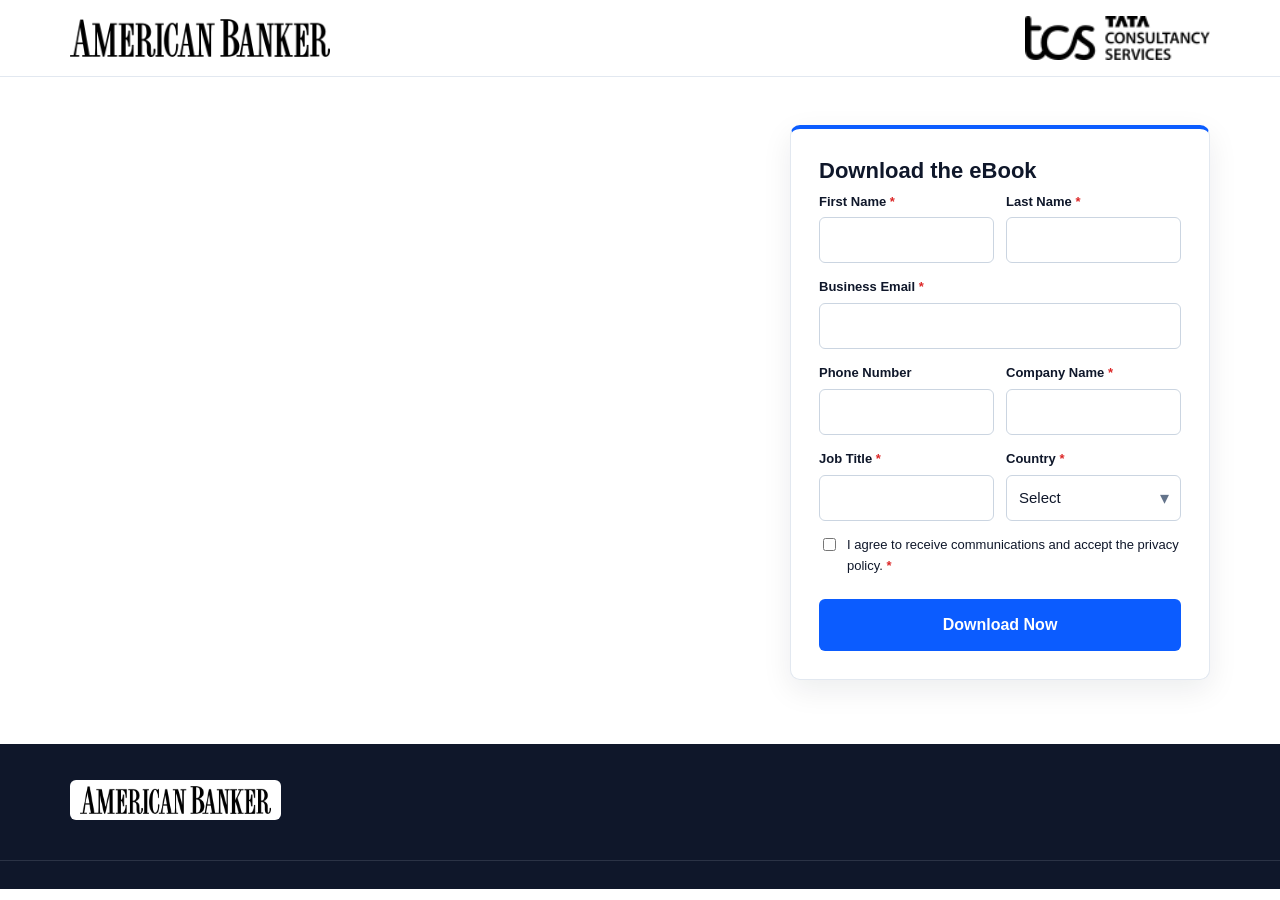
<file: generated/artificial-intelligence-and-generative-ai-in-banking/landing-page/index.html>
<!DOCTYPE html>
<html lang="en">
<head>
  <meta charset="utf-8">
  <meta name="viewport" content="width=device-width, initial-scale=1">
  <title>Artificial intelligence and generative AI in banking</title>
  <link rel="stylesheet" href="assets/style.css">

</head>
<body>
<header class="site-header" id="site-header">
  <div class="container header-inner">
    <a href="#" target="_blank" rel="noopener" class="logo-link"><img src="assets/logo.png" alt="Logo" class="logo"></a>
    <div class="partner">
      <img src="assets/partner-logo.png" alt="Partner" class="partner-logo">
    </div>
  </div>
</header>




<main class="container main-grid">
  <section class="content">
    <div class="rich"></div>
  </section>

    <aside class="form-card" id="form">
<h2>Download the eBook</h2>
    <form id="lead-form" novalidate>
      <div class="fields">
          <div class="field half">
            <label for="f_first_name">First Name <b class="req">*</b></label>
              <input id="f_first_name" data-field-id="f_first_name" name="first_name" type="text" placeholder="" required class="">
            <small class="error-msg"></small>
          </div>
          <div class="field half">
            <label for="f_last_name">Last Name <b class="req">*</b></label>
              <input id="f_last_name" data-field-id="f_last_name" name="last_name" type="text" placeholder="" required class="">
            <small class="error-msg"></small>
          </div>
          <div class="field full">
            <label for="f_business_email">Business Email <b class="req">*</b></label>
              <input id="f_business_email" data-field-id="f_business_email" name="business_email" type="email" placeholder="" autocomplete="email" required class="">
            <small class="error-msg"></small>
          </div>
          <div class="field half">
            <label for="f_phone_number">Phone Number</label>
              <input id="f_phone_number" data-field-id="f_phone_number" name="phone_number" type="tel" placeholder="" autocomplete="tel" class="">
            <small class="error-msg"></small>
          </div>
          <div class="field half">
            <label for="f_company_name">Company Name <b class="req">*</b></label>
              <input id="f_company_name" data-field-id="f_company_name" name="company_name" type="text" placeholder="" required class="">
            <small class="error-msg"></small>
          </div>
          <div class="field half">
            <label for="f_job_title">Job Title <b class="req">*</b></label>
              <input id="f_job_title" data-field-id="f_job_title" name="job_title" type="text" placeholder="" required class="">
            <small class="error-msg"></small>
          </div>
          <div class="field half">
            <label for="f_country">Country <b class="req">*</b></label>
              <div class="select-wrap">
                <select id="f_country" data-field-id="f_country" name="country" required class="">
                  <option value="">Select</option>
<option value="India">India</option><option value="United States">United States</option><option value="United Kingdom">United Kingdom</option><option value="Canada">Canada</option><option value="Australia">Australia</option><option value="Singapore">Singapore</option><option value="United Arab Emirates">United Arab Emirates</option><option value="Germany">Germany</option><option value="Other">Other</option>                </select>
              </div>
            <small class="error-msg"></small>
          </div>
          <div class="field full field-check">
            <label class="check"><input type="checkbox" id="f_i_agree_to_receive_communications_and_accept_the_privacy_policy" data-field-id="f_i_agree_to_receive_communications_and_accept_the_privacy_policy" name="i_agree_to_receive_communications_and_accept_the_privacy_policy" value="Yes" required class="">
              <span>I agree to receive communications and accept the privacy policy. <b class="req">*</b></span></label>
            <small class="error-msg"></small>
          </div>
      </div>

      <input type="hidden" name="utm_source" value="">
      <input type="hidden" name="utm_medium" value="">
      <input type="hidden" name="utm_campaign" value="">
      <input type="hidden" name="utm_term" value="">
      <input type="hidden" name="utm_content" value="">
      <input type="text" name="website_hp" class="hp" tabindex="-1" autocomplete="off" aria-hidden="true">

      <button type="submit" class="btn">Download Now</button>
      <p class="form-error" role="alert" hidden></p>
    </form>
  </aside>

</main>

<footer class="site-footer">
  <div class="container footer-inner">
    <div class="footer-grid footer-grid-3">
      <div class="footer-block">
<img src="assets/logo.png" alt="Logo" class="footer-logo boxed">      </div>



    </div>
  </div>
  <div class="footer-bottom">
    <div class="container"></div>
  </div>
</footer>

<script>window.LP_CONFIG = {"campaign": "artificial-intelligence-and-generative-ai-in-banking", "formAction": "http://127.0.0.1:5050/api/submit/artificial-intelligence-and-generative-ai-in-banking", "submitText": "Download Now", "thankYouUrl": "thank-you.html"};</script>
<script src="assets/script.js"></script>
</body>
</html>
</file>
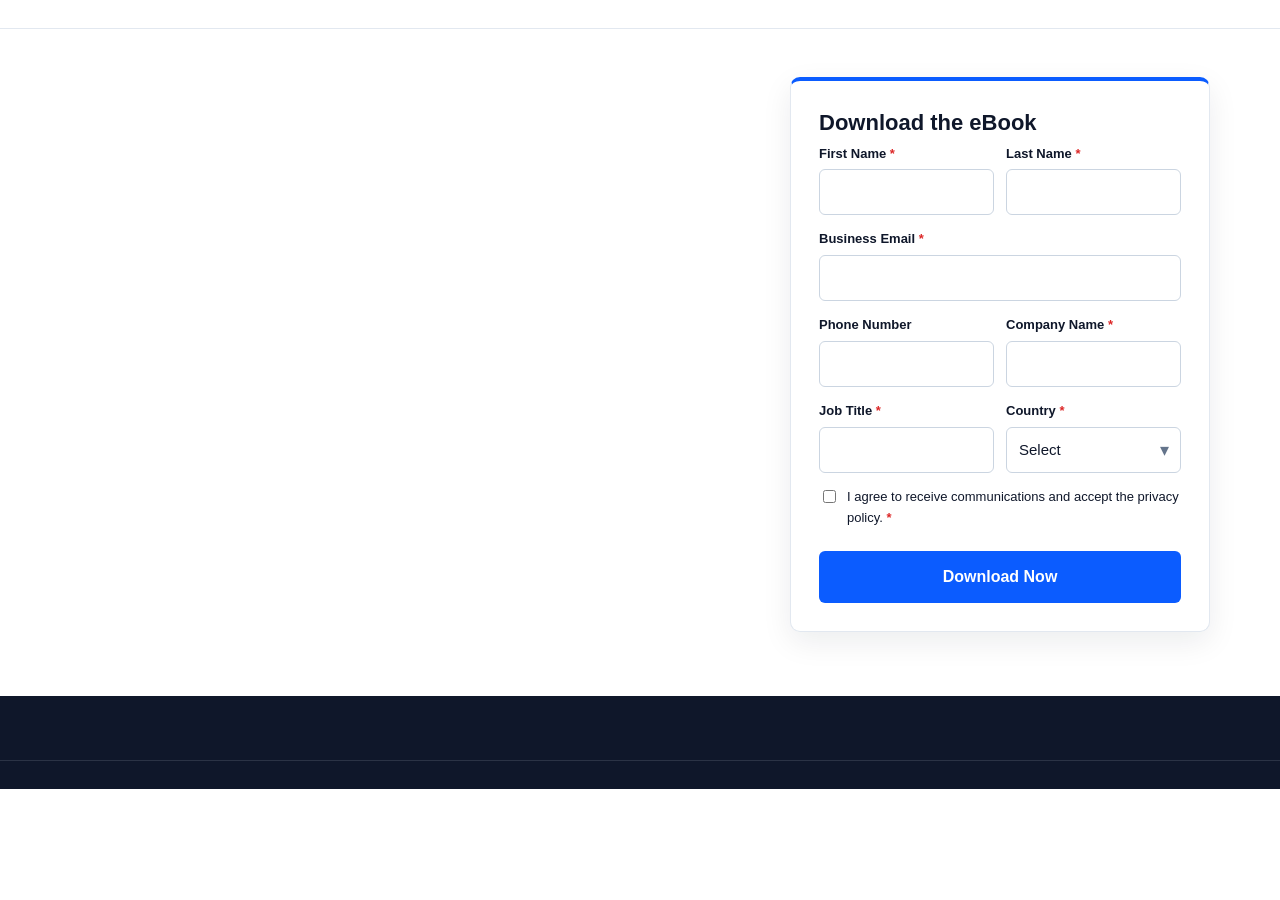
<file: generated/dfsff/landing-page/index.html>
<!DOCTYPE html>
<html lang="en">
<head>
  <meta charset="utf-8">
  <meta name="viewport" content="width=device-width, initial-scale=1">
  <title>dfsff</title>
  <link rel="stylesheet" href="assets/style.css">

</head>
<body>
<header class="site-header" id="site-header">
  <div class="container header-inner">
<span></span>  </div>
</header>




<main class="container main-grid">
  <section class="content">
    <div class="rich"></div>
  </section>

    <aside class="form-card" id="form">
<h2>Download the eBook</h2>
    <form id="lead-form" novalidate>
      <div class="fields">
          <div class="field half">
            <label for="f_first_name">First Name <b class="req">*</b></label>
              <input id="f_first_name" data-field-id="f_first_name" name="first_name" type="text" placeholder="" required class="">
            <small class="error-msg"></small>
          </div>
          <div class="field half">
            <label for="f_last_name">Last Name <b class="req">*</b></label>
              <input id="f_last_name" data-field-id="f_last_name" name="last_name" type="text" placeholder="" required class="">
            <small class="error-msg"></small>
          </div>
          <div class="field full">
            <label for="f_business_email">Business Email <b class="req">*</b></label>
              <input id="f_business_email" data-field-id="f_business_email" name="business_email" type="email" placeholder="" autocomplete="email" required class="">
            <small class="error-msg"></small>
          </div>
          <div class="field half">
            <label for="f_phone_number">Phone Number</label>
              <input id="f_phone_number" data-field-id="f_phone_number" name="phone_number" type="tel" placeholder="" autocomplete="tel" class="">
            <small class="error-msg"></small>
          </div>
          <div class="field half">
            <label for="f_company_name">Company Name <b class="req">*</b></label>
              <input id="f_company_name" data-field-id="f_company_name" name="company_name" type="text" placeholder="" required class="">
            <small class="error-msg"></small>
          </div>
          <div class="field half">
            <label for="f_job_title">Job Title <b class="req">*</b></label>
              <input id="f_job_title" data-field-id="f_job_title" name="job_title" type="text" placeholder="" required class="">
            <small class="error-msg"></small>
          </div>
          <div class="field half">
            <label for="f_country">Country <b class="req">*</b></label>
              <div class="select-wrap">
                <select id="f_country" data-field-id="f_country" name="country" required class="">
                  <option value="">Select</option>
<option value="India">India</option><option value="United States">United States</option><option value="United Kingdom">United Kingdom</option><option value="Canada">Canada</option><option value="Australia">Australia</option><option value="Singapore">Singapore</option><option value="United Arab Emirates">United Arab Emirates</option><option value="Germany">Germany</option><option value="Other">Other</option>                </select>
              </div>
            <small class="error-msg"></small>
          </div>
          <div class="field full field-check">
            <label class="check"><input type="checkbox" id="f_i_agree_to_receive_communications_and_accept_the_privacy_policy" data-field-id="f_i_agree_to_receive_communications_and_accept_the_privacy_policy" name="i_agree_to_receive_communications_and_accept_the_privacy_policy" value="Yes" required class="">
              <span>I agree to receive communications and accept the privacy policy. <b class="req">*</b></span></label>
            <small class="error-msg"></small>
          </div>
      </div>

      <input type="hidden" name="utm_source" value="">
      <input type="hidden" name="utm_medium" value="">
      <input type="hidden" name="utm_campaign" value="">
      <input type="hidden" name="utm_term" value="">
      <input type="hidden" name="utm_content" value="">
      <input type="text" name="website_hp" class="hp" tabindex="-1" autocomplete="off" aria-hidden="true">

      <button type="submit" class="btn">Download Now</button>
      <p class="form-error" role="alert" hidden></p>
    </form>
  </aside>

</main>

<footer class="site-footer">
  <div class="container footer-inner">
    <div class="footer-grid footer-grid-3">



    </div>
  </div>
  <div class="footer-bottom">
    <div class="container"></div>
  </div>
</footer>

<script>window.LP_CONFIG = {"campaign": "dfsff", "formAction": "http://127.0.0.1:5050/api/submit/dfsff", "submitText": "Download Now", "thankYouUrl": "thank-you.html"};</script>
<script src="assets/script.js"></script>
</body>
</html>
</file>
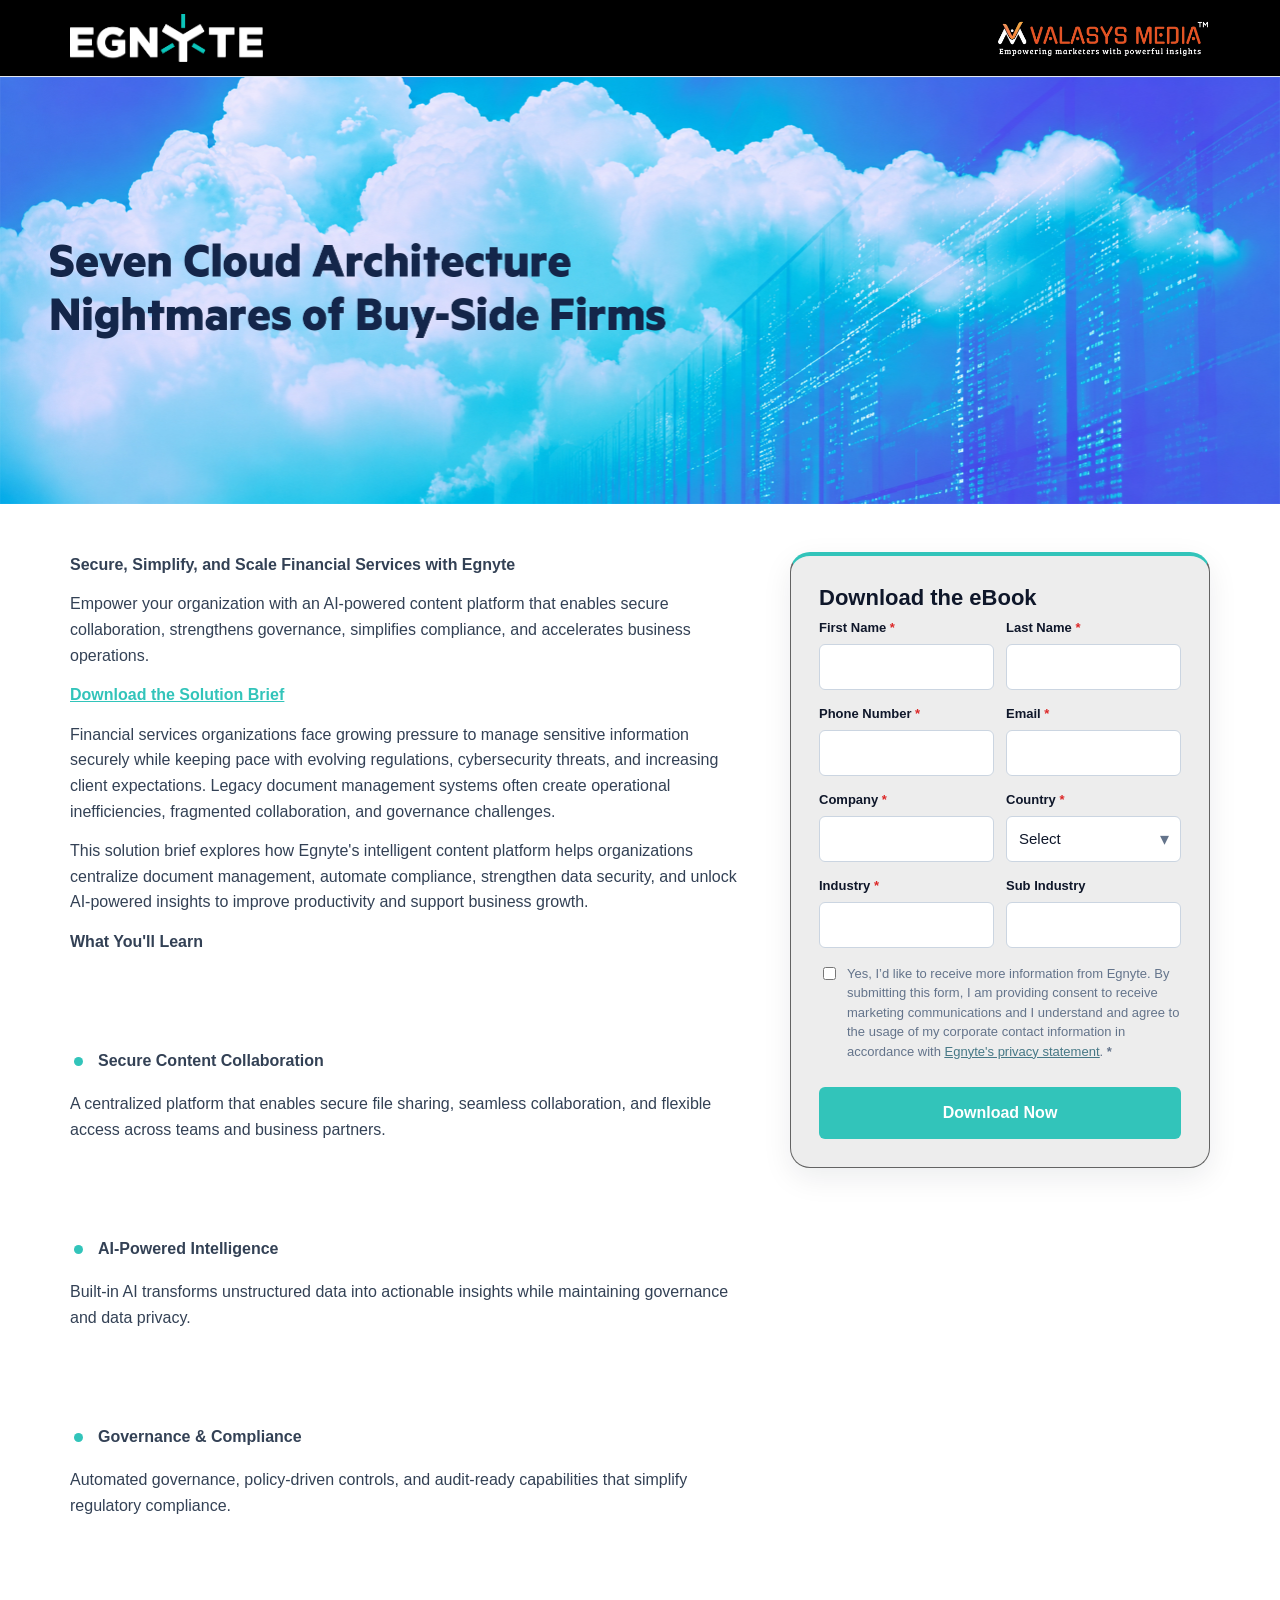
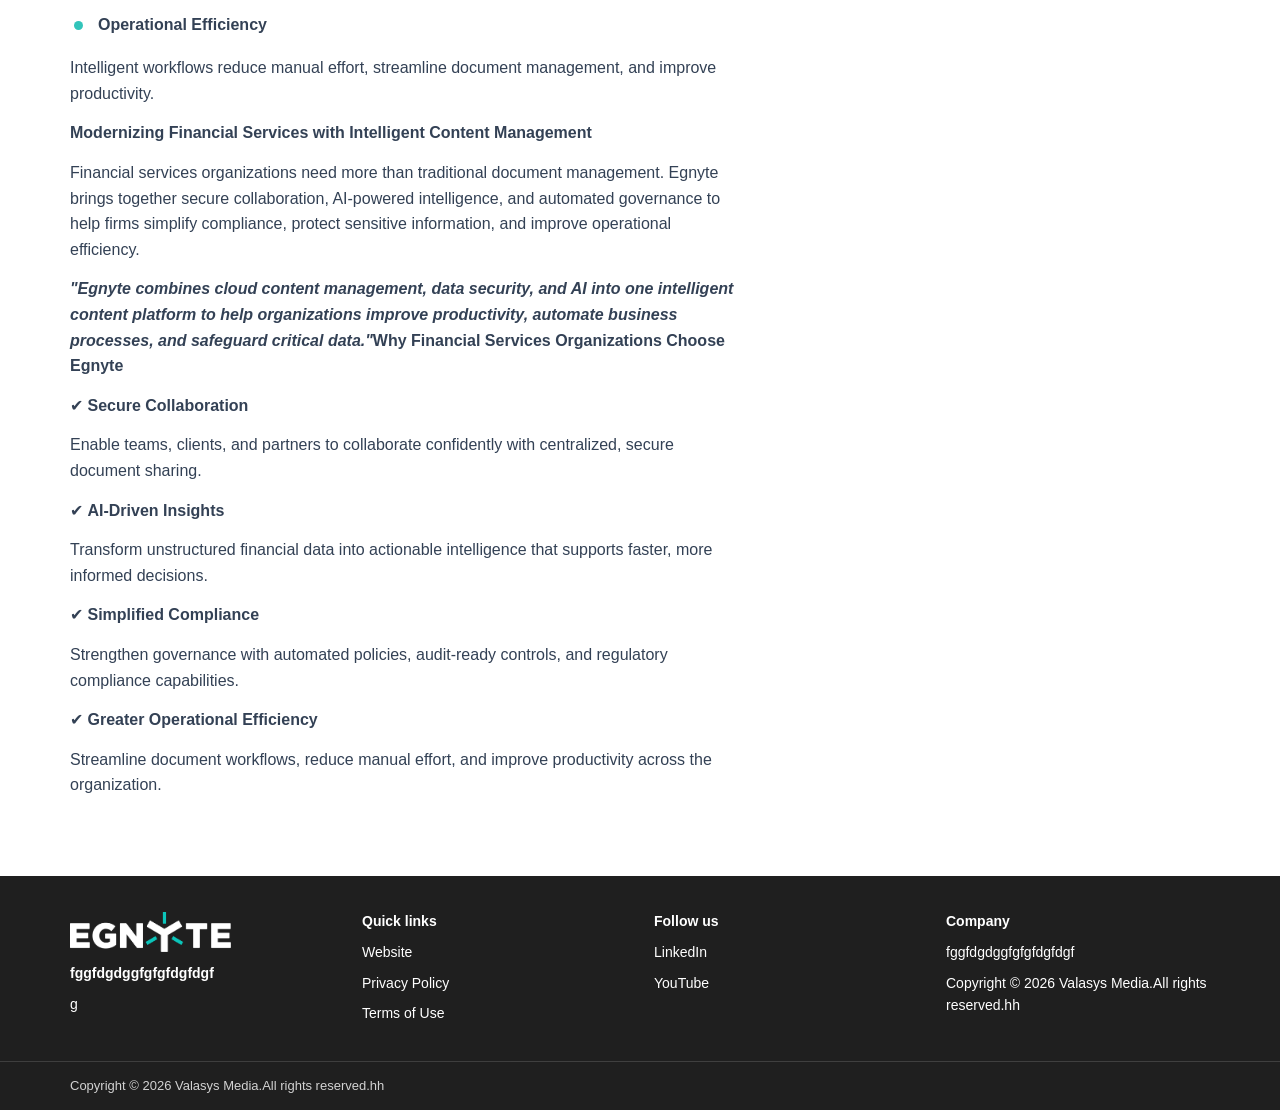
<file: generated/f-2/landing-page/index.html>
<!DOCTYPE html>
<html lang="en">
<head>
  <meta charset="utf-8">
  <meta name="viewport" content="width=device-width, initial-scale=1">
  <title>Egnyte Solution</title>
  <link rel="stylesheet" href="assets/style.css">

</head>
<body>
<header class="site-header sticky" id="site-header">
  <div class="container header-inner">
    <a href="yte" target="_blank" rel="noopener" class="logo-link"><img src="assets/logo.png" alt="fggfdgdggfgfgfdgfdgf" class="logo"></a>
    <div class="partner">
      <img src="assets/partner-logo.png" alt="Valasys" class="partner-logo">
    </div>
  </div>
</header>
<script>
  // Give the sticky header a background once the page scrolls (needed for the transparent header).
  (function () {
    var h = document.getElementById('site-header');
    function onScroll() { h.classList.toggle('scrolled', window.scrollY > 10); }
    window.addEventListener('scroll', onScroll, { passive: true }); onScroll();
  })();
</script>


<section class="banner">
  <img src="assets/banner.jpg" alt="Egnyte Solution">
</section>


<main class="container main-grid">
  <section class="content">
    <div class="rich"><p><strong>Secure, Simplify, and Scale Financial Services with Egnyte</strong></p><p>Empower your organization with an AI-powered content platform that enables secure collaboration, strengthens governance, simplifies compliance, and accelerates business operations.</p><p><a href="Download the Solution Brief" rel="noopener noreferrer" target="_blank"><strong><u>Download the Solution Brief</u></strong></a></p><p>Financial services organizations face growing pressure to manage sensitive information securely while keeping pace with evolving regulations, cybersecurity threats, and increasing client expectations. Legacy document management systems often create operational inefficiencies, fragmented collaboration, and governance challenges.</p><p>This solution brief explores how Egnyte's intelligent content platform helps organizations centralize document management, automate compliance, strengthen data security, and unlock AI-powered insights to improve productivity and support business growth.</p><p><strong>What You'll Learn</strong></p><p><br></p><p><br></p><ul><li><strong>Secure Content Collaboration</strong></li></ul><p>A centralized platform that enables secure file sharing, seamless collaboration, and flexible access across teams and business partners.</p><p><br></p><p><br></p><ul><li><strong>AI-Powered Intelligence</strong></li></ul><p>Built-in AI transforms unstructured data into actionable insights while maintaining governance and data privacy.</p><p><br></p><p><br></p><ul><li><strong>Governance &amp; Compliance</strong></li></ul><p>Automated governance, policy-driven controls, and audit-ready capabilities that simplify regulatory compliance.</p><p><br></p><p><br></p><ul><li><strong>Operational Efficiency</strong></li></ul><p>Intelligent workflows reduce manual effort, streamline document management, and improve productivity.</p><p><strong>Modernizing Financial Services with Intelligent Content Management</strong></p><p>Financial services organizations need more than traditional document management. Egnyte brings together secure collaboration, AI-powered intelligence, and automated governance to help firms simplify compliance, protect sensitive information, and improve operational efficiency.</p><p><strong><em>"Egnyte combines cloud content management, data security, and AI into one intelligent content platform to help organizations improve productivity, automate business processes, and safeguard critical data."</em>Why Financial Services Organizations Choose Egnyte</strong></p><p>✔ <strong>Secure Collaboration</strong></p><p>Enable teams, clients, and partners to collaborate confidently with centralized, secure document sharing.</p><p>✔ <strong>AI-Driven Insights</strong></p><p>Transform unstructured financial data into actionable intelligence that supports faster, more informed decisions.</p><p>✔ <strong>Simplified Compliance</strong></p><p>Strengthen governance with automated policies, audit-ready controls, and regulatory compliance capabilities.</p><p>✔ <strong>Greater Operational Efficiency</strong></p><p>Streamline document workflows, reduce manual effort, and improve productivity across the organization.</p></div>
  </section>

    <aside class="form-card" id="form">
<h2>Download the eBook</h2>
    <form id="lead-form" novalidate>
      <div class="fields">
          <div class="field half">
            <label for="f_first_name">First Name <b class="req">*</b></label>
              <input id="f_first_name" data-field-id="f_first_name" name="first_name" type="text" placeholder="" required class="">
            <small class="error-msg"></small>
          </div>
          <div class="field half">
            <label for="f_last_name">Last Name <b class="req">*</b></label>
              <input id="f_last_name" data-field-id="f_last_name" name="last_name" type="text" placeholder="" required class="">
            <small class="error-msg"></small>
          </div>
          <div class="field half">
            <label for="f_phone_number">Phone Number <b class="req">*</b></label>
              <input id="f_phone_number" data-field-id="f_phone_number" name="phone_number" type="tel" placeholder="" autocomplete="tel" required class="">
            <small class="error-msg"></small>
          </div>
          <div class="field half">
            <label for="f_email">Email <b class="req">*</b></label>
              <input id="f_email" data-field-id="f_email" name="email" type="email" placeholder="" autocomplete="email" required class="">
            <small class="error-msg"></small>
          </div>
          <div class="field half">
            <label for="f_company">Company <b class="req">*</b></label>
              <input id="f_company" data-field-id="f_company" name="company" type="text" placeholder="" required class="">
            <small class="error-msg"></small>
          </div>
          <div class="field half">
            <label for="f_country">Country <b class="req">*</b></label>
              <div class="select-wrap">
                <select id="f_country" data-field-id="f_country" name="country" required class="">
                  <option value="">Select</option>
<option value="India">India</option><option value="United States">United States</option><option value="United Kingdom">United Kingdom</option><option value="Canada">Canada</option><option value="Australia">Australia</option><option value="Singapore">Singapore</option><option value="United Arab Emirates">United Arab Emirates</option><option value="Germany">Germany</option><option value="Other">Other</option>                </select>
              </div>
            <small class="error-msg"></small>
          </div>
          <div class="field half">
            <label for="f_industry">Industry <b class="req">*</b></label>
              <input id="f_industry" data-field-id="f_industry" name="industry" type="text" placeholder="" required class="">
            <small class="error-msg"></small>
          </div>
          <div class="field half">
            <label for="f_sub_industry">Sub Industry</label>
              <input id="f_sub_industry" data-field-id="f_sub_industry" name="sub_industry" type="text" placeholder="" class="">
            <small class="error-msg"></small>
          </div>
      </div>

      <input type="hidden" name="utm_source" value="">
      <input type="hidden" name="utm_medium" value="">
      <input type="hidden" name="utm_campaign" value="">
      <input type="hidden" name="utm_term" value="">
      <input type="hidden" name="utm_content" value="">
      <input type="text" name="website_hp" class="hp" tabindex="-1" autocomplete="off" aria-hidden="true">

        <div class="consent">
          <label class="check consent-check">
            <input type="checkbox" name="consent" value="Yes" required>
            <span><p>Yes, I’d like to receive more information from Egnyte. By submitting this form, I am providing consent to receive marketing communications and I understand and agree to the usage of my corporate contact information in accordance with <a href="https://www.egnyte.com/privacy-policy" rel="noopener noreferrer" target="_blank" style="color: rgb(70, 120, 134);"><u>Egnyte's privacy statement</u></a>.<strong> *</strong></p></span>
          </label>
        </div>
      <button type="submit" class="btn">Download Now</button>
      <p class="form-error" role="alert" hidden></p>
    </form>
  </aside>

</main>

<footer class="site-footer">
  <div class="container footer-inner">
    <div class="footer-grid footer-grid-4">
      <div class="footer-block">
<img src="assets/logo.png" alt="fggfdgdggfgfgfdgfdgf" class="footer-logo"><h4>fggfdgdggfgfgfdgfdgf</h4><p>g</p>      </div>

      <div class="footer-block">
        <h4>Quick links</h4>
        <ul>
<li><a href="yte" target="_blank" rel="noopener">Website</a></li><li><a href="#" target="_blank" rel="noopener">Privacy Policy</a></li><li><a href="$" target="_blank" rel="noopener">Terms of Use</a></li>        </ul>
      </div>

      <div class="footer-block">
        <h4>Follow us</h4>
        <ul>
<li><a href="#" target="_blank" rel="noopener">LinkedIn</a></li><li><a href="#" target="_blank" rel="noopener">YouTube</a></li>        </ul>
      </div>

      <div class="footer-block">
        <h4>Company</h4>
<p>fggfdgdggfgfgfdgfdgf</p><p>Copyright © 2026 Valasys Media.All rights reserved.hh</p>      </div>
    </div>
  </div>
  <div class="footer-bottom">
    <div class="container">Copyright © 2026 Valasys Media.All rights reserved.hh</div>
  </div>
</footer>

<script>window.LP_CONFIG = {"campaign": "f-2", "formAction": "http://127.0.0.1:5050/api/submit/f-2", "submitText": "Download Now", "thankYouUrl": "thank-you.html"};</script>
<script src="assets/script.js"></script>
</body>
</html>
</file>
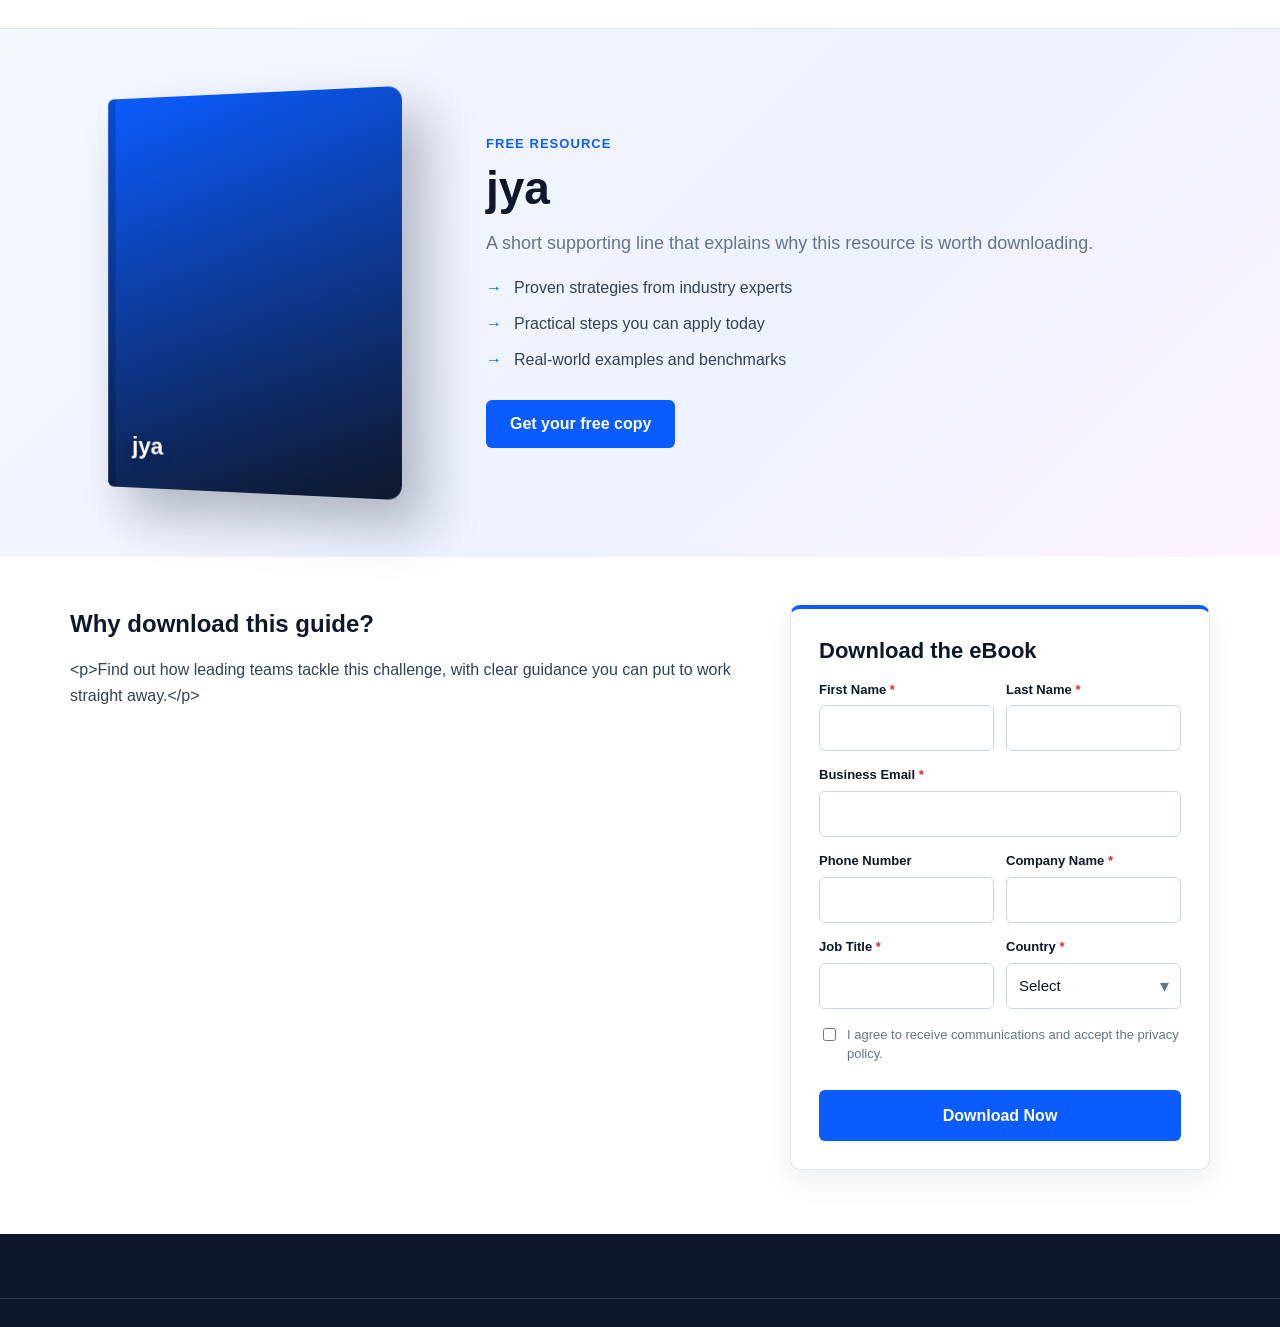
<file: generated/jya/landing-page/index.html>
<!DOCTYPE html>
<html lang="en">
<head>
  <meta charset="utf-8">
  <meta name="viewport" content="width=device-width, initial-scale=1">
  <title>jya</title>
  <link rel="stylesheet" href="assets/style.css">

<style>.t-eb-hero { background:linear-gradient(135deg, #f5f8ff 0%, #eef2ff 60%, #fdf4ff 100%); padding:64px 0; }
.t-eb-row { align-items:center; gap:56px; }
.t-eb-coverwrap { flex:0 0 360px !important; display:flex; justify-content:center; }
.t-eb-cover { position:relative; width:300px; height:400px; border-radius:6px 14px 14px 6px; overflow:hidden; background:linear-gradient(160deg, var(--primary), #0f172a); box-shadow:22px 26px 50px rgba(15,23,42,.28), inset 8px 0 0 rgba(0,0,0,.18); transform:perspective(900px) rotateY(-12deg); }
.t-eb-cover img { width:100%; height:100%; object-fit:cover; opacity:.55; }
.t-eb-cover-title { position:absolute; left:26px; right:22px; bottom:28px; color:#fff; font-weight:800; font-size:24px; line-height:1.2; text-shadow:0 2px 12px rgba(0,0,0,.35); }
.t-eb-hero h1 { color:var(--heading); font-size:clamp(30px, 3.8vw, 46px); line-height:1.12; margin:0 0 14px; }
.t-eb-sub { color:var(--muted); font-size:18px; margin:0 0 18px; }
.t-eb-list { padding:0; margin:0 0 24px; list-style:none; }
.t-eb-list li { padding-left:28px; position:relative; margin-bottom:10px; }
.t-eb-list li::before { content:"→"; position:absolute; left:0; color:var(--primary); font-weight:800; }
.t-eb-main h2 { color:var(--heading); margin:0 0 14px; }
@media (max-width:820px) { .t-eb-coverwrap { flex-basis:auto !important; } .t-eb-cover { width:240px; height:320px; transform:none; } }
</style><script>document.documentElement.classList.add('lp-js');setTimeout(function(){if(!window.LP_FX)document.documentElement.classList.remove('lp-js')},2500);</script></head>
<body>
<div class="visual-body"><div data-lp-block="header"><header class="site-header" id="site-header">
  <div class="container header-inner">
<span></span>  </div>
</header>
</div>
<section class="t-eb-hero">
  <div class="container lp-row t-eb-row">
    <div class="lp-col t-eb-coverwrap">
      <div class="t-eb-cover">
        <div class="t-eb-cover-title">jya</div>
      </div>
    </div>
    <div class="lp-col">
      <p class="eyebrow">Free resource</p>
      <h1>jya</h1>
      <p class="t-eb-sub">A short supporting line that explains why this resource is worth downloading.</p>
      <ul class="t-eb-list">
<li>Proven strategies from industry experts</li><li>Practical steps you can apply today</li><li>Real-world examples and benchmarks</li>      </ul>
      <a class="lp-btn" href="#form">Get your free copy</a>
    </div>
  </div>
</section>
<section class="lp-section t-eb-main">
  <div class="container main-grid">
    <div class="content">
      <h2>Why download this guide?</h2>
      <div class="rich">&lt;p&gt;Find out how leading teams tackle this challenge, with clear guidance you can put to work straight away.&lt;/p&gt;</div>
    </div>
    <div data-lp-block="form">  <aside class="form-card" id="form">
<h2>Download the eBook</h2>
    <form id="lead-form" novalidate>
      <div class="fields">
          <div class="field half">
            <label for="f_first_name">First Name <b class="req">*</b></label>
              <input id="f_first_name" data-field-id="f_first_name" name="first_name" type="text" placeholder="" required class="">
            <small class="error-msg"></small>
          </div>
          <div class="field half">
            <label for="f_last_name">Last Name <b class="req">*</b></label>
              <input id="f_last_name" data-field-id="f_last_name" name="last_name" type="text" placeholder="" required class="">
            <small class="error-msg"></small>
          </div>
          <div class="field full">
            <label for="f_business_email">Business Email <b class="req">*</b></label>
              <input id="f_business_email" data-field-id="f_business_email" name="business_email" type="email" placeholder="" autocomplete="email" required class="">
            <small class="error-msg"></small>
          </div>
          <div class="field half">
            <label for="f_phone_number">Phone Number</label>
              <input id="f_phone_number" data-field-id="f_phone_number" name="phone_number" type="tel" placeholder="" autocomplete="tel" class="">
            <small class="error-msg"></small>
          </div>
          <div class="field half">
            <label for="f_company_name">Company Name <b class="req">*</b></label>
              <input id="f_company_name" data-field-id="f_company_name" name="company_name" type="text" placeholder="" required class="">
            <small class="error-msg"></small>
          </div>
          <div class="field half">
            <label for="f_job_title">Job Title <b class="req">*</b></label>
              <input id="f_job_title" data-field-id="f_job_title" name="job_title" type="text" placeholder="" required class="">
            <small class="error-msg"></small>
          </div>
          <div class="field half">
            <label for="f_country">Country <b class="req">*</b></label>
              <div class="select-wrap">
                <select id="f_country" data-field-id="f_country" name="country" required class="">
                  <option value="">Select</option>
<option value="India">India</option><option value="United States">United States</option><option value="United Kingdom">United Kingdom</option><option value="Canada">Canada</option><option value="Australia">Australia</option><option value="Singapore">Singapore</option><option value="United Arab Emirates">United Arab Emirates</option><option value="Germany">Germany</option><option value="Other">Other</option>                </select>
              </div>
            <small class="error-msg"></small>
          </div>
      </div>

      <input type="hidden" name="utm_source" value="">
      <input type="hidden" name="utm_medium" value="">
      <input type="hidden" name="utm_campaign" value="">
      <input type="hidden" name="utm_term" value="">
      <input type="hidden" name="utm_content" value="">
      <input type="text" name="website_hp" class="hp" tabindex="-1" autocomplete="off" aria-hidden="true">

        <div class="consent">
          <label class="check consent-check">
            <input type="checkbox" name="consent" value="Yes" required>
            <span><p>I agree to receive communications and accept the privacy policy.</p></span>
          </label>
        </div>
      <button type="submit" class="btn">Download Now</button>
      <p class="form-error" role="alert" hidden></p>
    </form>
  </aside>
</div>
  </div>
</section>
<div data-lp-block="footer"><footer class="site-footer">
  <div class="container footer-inner">
    <div class="footer-grid footer-grid-3">



    </div>
  </div>
  <div class="footer-bottom">
    <div class="container"></div>
  </div>
</footer>
</div></div>
<script>window.LP_CONFIG = {"campaign": "jya", "formAction": "http://127.0.0.1:5050/api/submit/jya", "submitText": "Download Now", "thankYouUrl": "thank-you.html"};</script>
<script src="assets/script.js"></script>
<script src="assets/effects.js"></script></body>
</html>
</file>
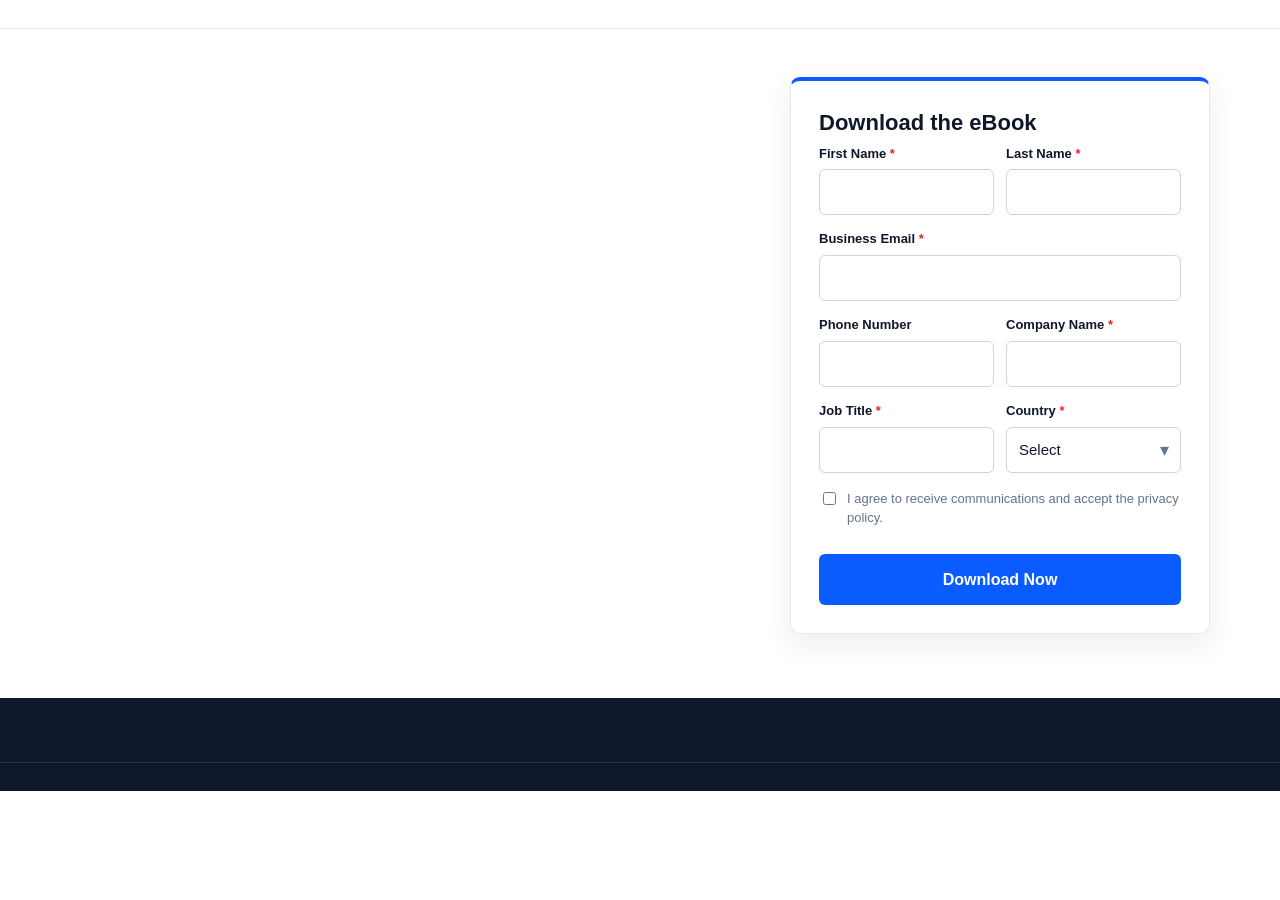
<file: generated/testet/landing-page/index.html>
<!DOCTYPE html>
<html lang="en">
<head>
  <meta charset="utf-8">
  <meta name="viewport" content="width=device-width, initial-scale=1">
  <title>testet</title>
  <link rel="stylesheet" href="assets/style.css">

<style>
</style><script>document.documentElement.classList.add('lp-js');setTimeout(function(){if(!window.LP_FX)document.documentElement.classList.remove('lp-js')},2500);</script></head>
<body>
<div class="visual-body"><div data-lp-block="header"><header class="site-header" id="site-header">
  <div class="container header-inner">
<span></span>  </div>
</header>
</div>
<div data-lp-block="banner"></div>
<section class="lp-section">
  <div class="container main-grid">
    <div class="content">
      <div class="rich"></div>
    </div>
<div data-lp-block="form">  <aside class="form-card" id="form">
<h2>Download the eBook</h2>
    <form id="lead-form" novalidate>
      <div class="fields">
          <div class="field half">
            <label for="f_first_name">First Name <b class="req">*</b></label>
              <input id="f_first_name" data-field-id="f_first_name" name="first_name" type="text" placeholder="" required class="">
            <small class="error-msg"></small>
          </div>
          <div class="field half">
            <label for="f_last_name">Last Name <b class="req">*</b></label>
              <input id="f_last_name" data-field-id="f_last_name" name="last_name" type="text" placeholder="" required class="">
            <small class="error-msg"></small>
          </div>
          <div class="field full">
            <label for="f_business_email">Business Email <b class="req">*</b></label>
              <input id="f_business_email" data-field-id="f_business_email" name="business_email" type="email" placeholder="" autocomplete="email" required class="">
            <small class="error-msg"></small>
          </div>
          <div class="field half">
            <label for="f_phone_number">Phone Number</label>
              <input id="f_phone_number" data-field-id="f_phone_number" name="phone_number" type="tel" placeholder="" autocomplete="tel" class="">
            <small class="error-msg"></small>
          </div>
          <div class="field half">
            <label for="f_company_name">Company Name <b class="req">*</b></label>
              <input id="f_company_name" data-field-id="f_company_name" name="company_name" type="text" placeholder="" required class="">
            <small class="error-msg"></small>
          </div>
          <div class="field half">
            <label for="f_job_title">Job Title <b class="req">*</b></label>
              <input id="f_job_title" data-field-id="f_job_title" name="job_title" type="text" placeholder="" required class="">
            <small class="error-msg"></small>
          </div>
          <div class="field half">
            <label for="f_country">Country <b class="req">*</b></label>
              <div class="select-wrap">
                <select id="f_country" data-field-id="f_country" name="country" required class="">
                  <option value="">Select</option>
<option value="India">India</option><option value="United States">United States</option><option value="United Kingdom">United Kingdom</option><option value="Canada">Canada</option><option value="Australia">Australia</option><option value="Singapore">Singapore</option><option value="United Arab Emirates">United Arab Emirates</option><option value="Germany">Germany</option><option value="Other">Other</option>                </select>
              </div>
            <small class="error-msg"></small>
          </div>
      </div>

      <input type="hidden" name="utm_source" value="">
      <input type="hidden" name="utm_medium" value="">
      <input type="hidden" name="utm_campaign" value="">
      <input type="hidden" name="utm_term" value="">
      <input type="hidden" name="utm_content" value="">
      <input type="text" name="website_hp" class="hp" tabindex="-1" autocomplete="off" aria-hidden="true">

        <div class="consent">
          <label class="check consent-check">
            <input type="checkbox" name="consent" value="Yes" required>
            <span><p>I agree to receive communications and accept the privacy policy.</p></span>
          </label>
        </div>
      <button type="submit" class="btn">Download Now</button>
      <p class="form-error" role="alert" hidden></p>
    </form>
  </aside>
</div>  </div>
</section>
<div data-lp-block="footer"><footer class="site-footer">
  <div class="container footer-inner">
    <div class="footer-grid footer-grid-3">



    </div>
  </div>
  <div class="footer-bottom">
    <div class="container"></div>
  </div>
</footer>
</div></div>
<script>window.LP_CONFIG = {"campaign": "testet", "formAction": "http://127.0.0.1:5050/api/submit/testet", "submitText": "Download Now", "thankYouUrl": "thank-you.html"};</script>
<script src="assets/script.js"></script>
<script src="assets/effects.js"></script></body>
</html>
</file>
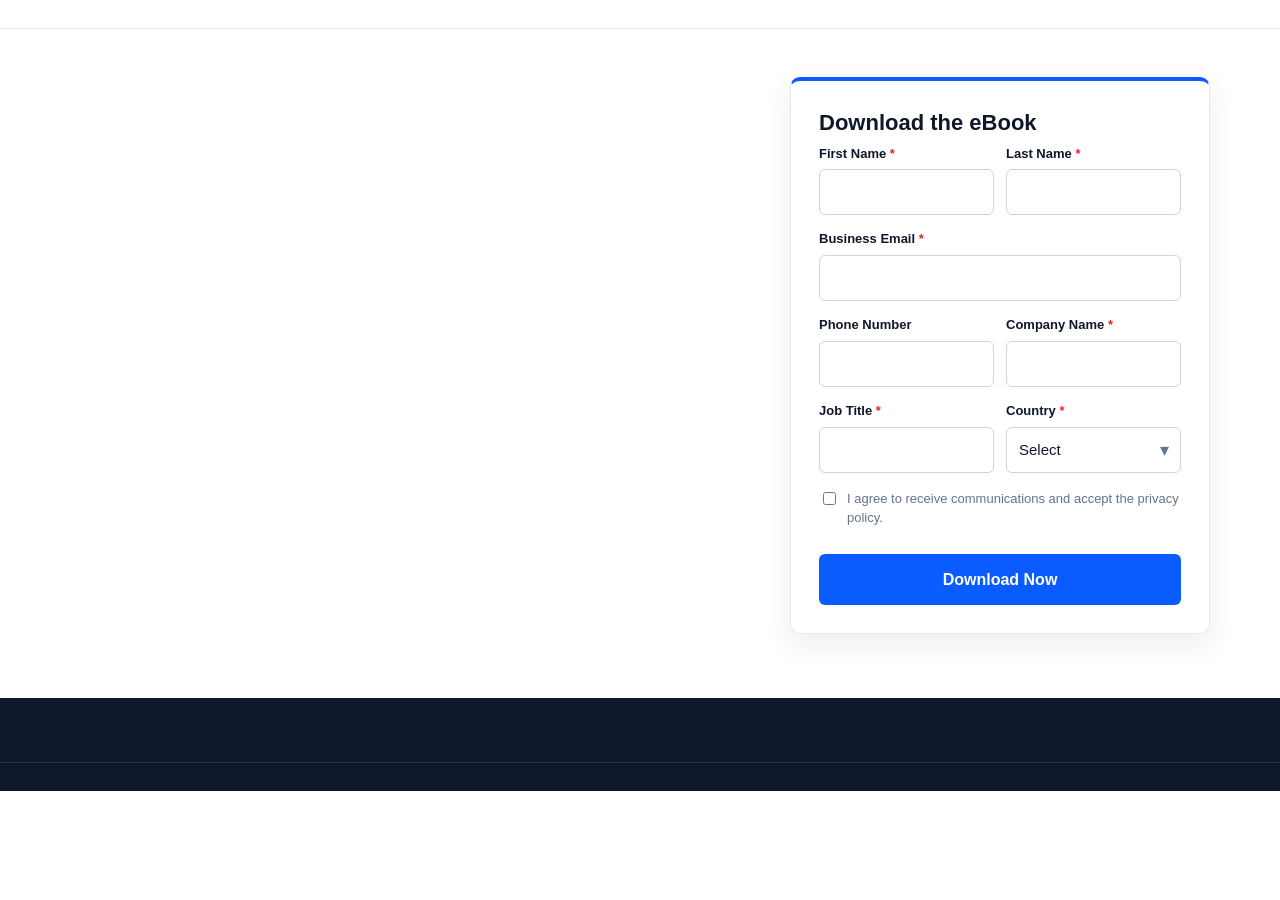
<file: generated/teststtt/landing-page/index.html>
<!DOCTYPE html>
<html lang="en">
<head>
  <meta charset="utf-8">
  <meta name="viewport" content="width=device-width, initial-scale=1">
  <title>teststtt</title>
  <link rel="stylesheet" href="assets/style.css">

<style>
</style><script>document.documentElement.classList.add('lp-js');setTimeout(function(){if(!window.LP_FX)document.documentElement.classList.remove('lp-js')},2500);</script></head>
<body>
<div class="visual-body"><div data-lp-block="header"><header class="site-header" id="site-header">
  <div class="container header-inner">
<span></span>  </div>
</header>
</div>
<div data-lp-block="banner"></div>
<section class="lp-section">
  <div class="container main-grid">
    <div class="content">
      <div class="rich"></div>
    </div>
<div data-lp-block="form">  <aside class="form-card" id="form">
<h2>Download the eBook</h2>
    <form id="lead-form" novalidate>
      <div class="fields">
          <div class="field half">
            <label for="f_first_name">First Name <b class="req">*</b></label>
              <input id="f_first_name" data-field-id="f_first_name" name="first_name" type="text" placeholder="" required class="">
            <small class="error-msg"></small>
          </div>
          <div class="field half">
            <label for="f_last_name">Last Name <b class="req">*</b></label>
              <input id="f_last_name" data-field-id="f_last_name" name="last_name" type="text" placeholder="" required class="">
            <small class="error-msg"></small>
          </div>
          <div class="field full">
            <label for="f_business_email">Business Email <b class="req">*</b></label>
              <input id="f_business_email" data-field-id="f_business_email" name="business_email" type="email" placeholder="" autocomplete="email" required class="">
            <small class="error-msg"></small>
          </div>
          <div class="field half">
            <label for="f_phone_number">Phone Number</label>
              <input id="f_phone_number" data-field-id="f_phone_number" name="phone_number" type="tel" placeholder="" autocomplete="tel" class="">
            <small class="error-msg"></small>
          </div>
          <div class="field half">
            <label for="f_company_name">Company Name <b class="req">*</b></label>
              <input id="f_company_name" data-field-id="f_company_name" name="company_name" type="text" placeholder="" required class="">
            <small class="error-msg"></small>
          </div>
          <div class="field half">
            <label for="f_job_title">Job Title <b class="req">*</b></label>
              <input id="f_job_title" data-field-id="f_job_title" name="job_title" type="text" placeholder="" required class="">
            <small class="error-msg"></small>
          </div>
          <div class="field half">
            <label for="f_country">Country <b class="req">*</b></label>
              <div class="select-wrap">
                <select id="f_country" data-field-id="f_country" name="country" required class="">
                  <option value="">Select</option>
<option value="India">India</option><option value="United States">United States</option><option value="United Kingdom">United Kingdom</option><option value="Canada">Canada</option><option value="Australia">Australia</option><option value="Singapore">Singapore</option><option value="United Arab Emirates">United Arab Emirates</option><option value="Germany">Germany</option><option value="Other">Other</option>                </select>
              </div>
            <small class="error-msg"></small>
          </div>
      </div>

      <input type="hidden" name="utm_source" value="">
      <input type="hidden" name="utm_medium" value="">
      <input type="hidden" name="utm_campaign" value="">
      <input type="hidden" name="utm_term" value="">
      <input type="hidden" name="utm_content" value="">
      <input type="text" name="website_hp" class="hp" tabindex="-1" autocomplete="off" aria-hidden="true">

        <div class="consent">
          <label class="check consent-check">
            <input type="checkbox" name="consent" value="Yes" required>
            <span><p>I agree to receive communications and accept the privacy policy.</p></span>
          </label>
        </div>
      <button type="submit" class="btn">Download Now</button>
      <p class="form-error" role="alert" hidden></p>
    </form>
  </aside>
</div>  </div>
</section>
<div data-lp-block="footer"><footer class="site-footer">
  <div class="container footer-inner">
    <div class="footer-grid footer-grid-3">



    </div>
  </div>
  <div class="footer-bottom">
    <div class="container"></div>
  </div>
</footer>
</div></div>
<script>window.LP_CONFIG = {"campaign": "teststtt", "formAction": "http://127.0.0.1:5050/api/submit/teststtt", "submitText": "Download Now", "thankYouUrl": "thank-you.html"};</script>
<script src="assets/script.js"></script>
<script src="assets/effects.js"></script></body>
</html>
</file>
<file: generated/artificial-intelligence-and-generative-ai-in-banking/landing-page/assets/style.css>
:root {
  --primary: #0b5cff;
  --btn-text: #ffffff;
  --heading: #0f172a;
  --text: #334155;
  --muted: #64748b;
  --line: #e2e8f0;
  --bg: #ffffff;
  --header-bg: #ffffff;
  --footer-bg: #0f172a;
  --footer-text: #cbd5e1;
  --hero-text: #ffffff;
  --logo-h: 48px;
  --partner-h: 44px;
  --header-pad: 14px;
  --radius: 10px;
  --font: 'Segoe UI', Roboto, Helvetica, Arial, sans-serif;
}
* { box-sizing: border-box; }
html, body { margin: 0; }
html { scroll-behavior: smooth; }
body { font-family: var(--font); color: var(--text); background: var(--bg); line-height: 1.6; font-size: 16px; }
img { max-width: 100%; display: block; }
a { color: var(--primary); }
.container { max-width: 1180px; margin: 0 auto; padding: 0 20px; }

/* Header */
.site-header { background: var(--header-bg); border-bottom: 1px solid var(--line); z-index: 50; transition: background .2s, box-shadow .2s; }
.header-inner { display: flex; align-items: center; justify-content: space-between; gap: 20px; padding-top: var(--header-pad); padding-bottom: var(--header-pad); }
.logo-link { display: inline-block; }
.logo { height: var(--logo-h); width: auto; max-width: 260px; object-fit: contain; }
.partner { display: flex; align-items: center; gap: 10px; }
.partner-label { font-size: 12px; color: var(--muted); text-transform: uppercase; letter-spacing: .06em; }
.partner-logo { height: var(--partner-h); width: auto; max-width: 240px; object-fit: contain; }
.site-header.sticky { position: sticky; top: 0; }
.site-header.sticky.scrolled { box-shadow: 0 4px 18px rgba(15, 23, 42, .12); }
/* Transparent header on top of the banner (for white logos) */
.site-header.overlay { position: absolute; top: 0; left: 0; right: 0; background: transparent; border-bottom: 0; }
.site-header.overlay .partner-label { color: var(--hero-text); opacity: .85; }
.site-header.overlay.sticky { position: fixed; }
.site-header.overlay.sticky.scrolled { background: var(--header-bg); }

/* Banner */
.banner { position: relative; }
.banner img { width: 100%; object-fit: cover; object-position: center center; height: auto; }
.banner-slim { overflow: hidden; background: var(--heading); }
/* Thank-you strip: blur + darken so text baked into the banner image doesn't clash with the header */
.banner-slim img { height: 180px; filter: blur(6px) brightness(.75); transform: scale(1.08); }
.hero-overlay { position: absolute; inset: 0; display: flex; align-items: center; padding-top: calc(var(--logo-h) + var(--header-pad) * 2); }
.hero-overlay.shaded { background: linear-gradient(90deg, rgba(0, 0, 0, .6) 0%, rgba(0, 0, 0, .25) 55%, rgba(0, 0, 0, 0) 100%); }
.hero-overlay .container { width: 100%; }
.hero-text { max-width: 620px; color: var(--hero-text); }
.hero-text h1 { color: var(--hero-text); font-size: clamp(26px, 3.6vw, 44px); line-height: 1.15; margin: 0 0 12px; }
.hero-text .subheadline { color: var(--hero-text); opacity: .92; margin: 0; }
.hero-text .eyebrow { color: var(--hero-text); }

/* Content + form */
.main-grid { display: grid; grid-template-columns: minmax(0, 1fr) 420px; gap: 48px; padding-top: 48px; padding-bottom: 64px; align-items: start; }
.main-grid.form-left { grid-template-columns: 420px minmax(0, 1fr); }
.main-grid.form-left .form-card { order: -1; }
.eyebrow { color: var(--primary); font-weight: 700; text-transform: uppercase; letter-spacing: .08em; font-size: 13px; margin: 0 0 8px; }
.content h1 { color: var(--heading); font-size: clamp(26px, 3.2vw, 38px); line-height: 1.2; margin: 0 0 14px; }
.subheadline { font-size: 19px; color: var(--muted); margin: 0 0 20px; }
.rich h1, .rich h2, .rich h3 { color: var(--heading); line-height: 1.3; margin: 26px 0 10px; }
.rich h1 { font-size: 30px; } .rich h2 { font-size: 24px; } .rich h3 { font-size: 20px; }
.rich > :first-child { margin-top: 0; }
.rich p { margin: 0 0 14px; }
.rich ol { margin: 0 0 18px; padding-left: 22px; }
.rich ul { margin: 0 0 18px; padding: 0; list-style: none; }
.rich ul li { position: relative; padding-left: 28px; margin-bottom: 10px; }
.rich ul li::before { content: ""; position: absolute; left: 4px; top: .6em; width: 9px; height: 9px; border-radius: 50%; background: var(--primary); }
.rich ol li { margin-bottom: 8px; }
.rich a.lp-btn, .lp-btn { display: inline-block; background: var(--primary); color: var(--btn-text); text-decoration: none; font-weight: 700; padding: 11px 24px; border-radius: 6px; margin: 4px 0; transition: filter .15s; }
.rich a.lp-btn:hover { filter: brightness(.92); }

.form-card { background: #ffffff; border: 1px solid #e2e8f0; border-top: 4px solid var(--primary); border-radius: 10px; padding: 28px; box-shadow: 0 10px 30px rgba(15, 23, 42, .08); position: sticky; top: 20px; scroll-margin-top: 100px; }
.form-card h2 { color: var(--heading); font-size: 22px; margin: 0 0 6px; line-height: 1.3; }
.form-intro { color: var(--muted); font-size: 14px; margin: 0 0 18px; }
.fields { display: flex; flex-wrap: wrap; gap: 14px 12px; }
.field { display: flex; flex-direction: column; }
.field.full { flex: 1 1 100%; }
.field.half { flex: 1 1 calc(50% - 6px); min-width: 140px; }
.field label { font-size: 13px; font-weight: 600; color: var(--heading); margin-bottom: 5px; }
.req { color: #dc2626; font-weight: 700; }
.field input, .field select, .field textarea {
  font: inherit; font-size: 15px; width: 100%; padding: 10px 12px; border: 1px solid #cbd5e1; border-radius: 6px; background: #fff; color: var(--heading);
}
.select-wrap { position: relative; }
.select-wrap::after {
  content: "▾";
  position: absolute;
  right: 12px;
  top: 50%;
  transform: translateY(-50%);
  color: var(--muted);
  font-size: 18px;
  pointer-events: none;
}
.select-wrap select {
  appearance: none;
  -webkit-appearance: none;
  -moz-appearance: none;
  padding-right: 34px;
  cursor: pointer;
}
.field input:focus, .field select:focus, .field textarea:focus { outline: none; border-color: var(--primary); box-shadow: 0 0 0 3px color-mix(in srgb, var(--primary) 20%, transparent); }
.field.invalid input, .field.invalid select, .field.invalid textarea { border-color: #dc2626; }
.error-msg { color: #dc2626; font-size: 12px; margin-top: 3px; }
.error-msg:empty { display: none; }
.check { display: flex; gap: 8px; align-items: flex-start; font-size: 13px; font-weight: 400 !important; cursor: pointer; }
.check input { width: auto; margin-top: 3px; accent-color: var(--primary); }
.check a, .field label a { color: var(--primary); text-decoration: underline; }
.check a:hover, .field label a:hover { text-decoration-thickness: 2px; }
.radios { display: flex; flex-wrap: wrap; gap: 6px 16px; }
.consent { font-size: 12px; color: var(--muted); margin-top: 16px; line-height: 1.5; }
.consent .check { margin-top: 4px; }
.consent p { margin: 0 0 8px; }
.consent a { color: var(--primary); text-decoration: underline; }
.hp { position: absolute; left: -9999px; opacity: 0; height: 0; width: 0; }

.btn { display: inline-block; width: 100%; margin-top: 18px; padding: 13px 22px; font: inherit; font-size: 16px; font-weight: 700; text-align: center; text-decoration: none;
  color: var(--btn-text); background: var(--primary); border: 0; border-radius: 6px; cursor: pointer; transition: filter .15s, transform .05s; }
.btn:hover { filter: brightness(.92); }
.btn:active { transform: translateY(1px); }
.btn[disabled] { opacity: .7; cursor: wait; }
.form-error { color: #b91c1c; background: #fef2f2; border: 1px solid #fecaca; border-radius: 6px; padding: 8px 12px; font-size: 14px; margin: 12px 0 0; }

/* Thank you */
.ty-wrap { padding-top: 56px; padding-bottom: 72px; display: flex; justify-content: center; }
.ty-card { max-width: 640px; width: 100%; text-align: center; background: #fff; border: 1px solid var(--line); border-radius: var(--radius); padding: 44px 36px; box-shadow: 0 10px 30px rgba(15, 23, 42, .08); }
.ty-icon { width: 72px; height: 72px; margin: 0 auto 18px; border-radius: 50%; display: grid; place-items: center; color: #fff; background: var(--primary); }
.ty-card h1 { color: var(--heading); margin: 0 0 14px; font-size: 30px; }
.ty-card .rich ul { text-align: left; display: inline-block; }
.ty-card .btn { width: auto; min-width: 260px; }
.ty-note { font-size: 13px; color: var(--muted); margin-top: 12px; }
.ty-back { margin-top: 22px; font-weight: 600; }

/* Footer */
.site-footer { background: var(--footer-bg); color: var(--footer-text); font-size: 14px; }
.footer-inner { display: block; padding-top: 36px; padding-bottom: 28px; }
.footer-grid { display: grid; gap: 20px 28px; align-items: start; }
.footer-grid-1 { grid-template-columns: 1fr; }
.footer-grid-2 { grid-template-columns: repeat(2, minmax(0, 1fr)); }
.footer-grid-3 { grid-template-columns: repeat(3, minmax(0, 1fr)); }
.footer-grid-4 { grid-template-columns: repeat(4, minmax(0, 1fr)); }
.footer-grid-5 { grid-template-columns: repeat(5, minmax(0, 1fr)); }
.footer-grid-6 { grid-template-columns: repeat(6, minmax(0, 1fr)); }
.footer-block { min-width: 0; }
.footer-block h4 { margin: 0 0 10px; font-size: 14px; line-height: 1.4; font-weight: 700; }
.footer-block p, .footer-block li { margin: 0 0 8px; line-height: 1.6; }
.footer-block ul { list-style: none; padding: 0; margin: 0; }
.footer-logo { max-height: 40px; width: auto; margin-bottom: 12px; }
.footer-logo.boxed { background: #fff; padding: 6px 10px; border-radius: 6px; }
.site-footer a { color: var(--footer-text); text-decoration: none; }
.site-footer a:hover { color: var(--footer-text); text-decoration: underline; }
.footer-bottom { border-top: 1px solid color-mix(in srgb, var(--footer-text) 18%, transparent); padding: 14px 0; font-size: 13px; color: var(--footer-text); opacity: .8; }

@media (max-width: 920px) {
  .main-grid, .main-grid.form-left { grid-template-columns: 1fr; gap: 32px; padding-top: 32px; }
  .main-grid.form-left .form-card { order: 0; }
  .form-card { position: static; }
}
@media (max-width: 720px) {
  .banner img { height: auto; min-height: 140px; }
  /* Hero text drops below the image on small screens so it never overflows */
  .banner.has-hero .hero-overlay { position: static; padding: 24px 0; background: var(--heading); }
}
@media (max-width: 520px) {
  :root { --logo-h: min(48px, 36px); --partner-h: min(44px, 32px); }
  .partner-label { display: none; }
  .field.half { flex-basis: 100%; }
  .form-card, .ty-card { padding: 22px 18px; }
}

/* Visual editor building blocks */
.visual-body { display: block; }
.lp-section { position: relative; }
.lp-row { display: flex; flex-wrap: wrap; gap: 24px; }
.lp-col { flex: 1 1 0; min-width: 0; min-height: 40px; }
.lp-spacer { height: 40px; }
.lp-divider { border: 0; border-top: 1px solid var(--line); margin: 24px 0; }
.lp-box { background: #fff; border: 1px solid var(--line); border-radius: var(--radius); padding: 24px; }
.lp-hero { position: relative; background-size: cover; background-position: center; color: #fff; }
.lp-video { position: relative; padding-top: 56.25%; }
.lp-video iframe { position: absolute; inset: 0; width: 100%; height: 100%; border: 0; }
.visual-body [data-lp-block] { display: block; }
/* Each widget's own styles are added after this file from widgets/web/<name>/style.css */
@media (max-width: 767px) {
  .lp-row { flex-direction: column; }
  .lp-col { flex-basis: auto !important; width: 100% !important; }
}

/* Visual editor: sticky lead form inside any layout */
.main-grid > [data-lp-block="form"] { align-self: stretch; }
.lp-col > [data-lp-block="form"] { height: 100%; }
[data-lp-block="form"].lp-no-sticky .form-card { position: static; }

/* Visual editor: responsive visibility */
@media (min-width: 992px) { .lp-hide-desktop { display: none !important; } }
@media (min-width: 768px) and (max-width: 991px) { .lp-hide-tablet { display: none !important; } }
@media (max-width: 767px) { .lp-hide-mobile { display: none !important; } }

/* Visual editor: clickable elements */
[data-lp-link] { cursor: pointer; }

/* Visual editor: entrance animations (hidden only when JavaScript runs, see effects.js) */
html.lp-js [data-anim]:not(.lp-anim-in) { opacity: 0; }
.lp-anim-in { animation-duration: var(--lp-dur, .8s); animation-delay: var(--lp-delay, 0s); animation-fill-mode: both; animation-timing-function: cubic-bezier(.2, .7, .2, 1); }
[data-anim-speed="fast"] { --lp-dur: .45s; }
[data-anim-speed="slow"] { --lp-dur: 1.3s; }
[data-anim-delay="200"] { --lp-delay: .2s; }
[data-anim-delay="400"] { --lp-delay: .4s; }
[data-anim-delay="600"] { --lp-delay: .6s; }
[data-anim-delay="1000"] { --lp-delay: 1s; }
[data-anim="fade"].lp-anim-in { animation-name: lp-fade; }
[data-anim="fade-up"].lp-anim-in { animation-name: lp-fade-up; }
[data-anim="fade-down"].lp-anim-in { animation-name: lp-fade-down; }
[data-anim="fade-right"].lp-anim-in { animation-name: lp-fade-right; }
[data-anim="fade-left"].lp-anim-in { animation-name: lp-fade-left; }
[data-anim="zoom-in"].lp-anim-in { animation-name: lp-zoom-in; }
[data-anim="zoom-out"].lp-anim-in { animation-name: lp-zoom-out; }
[data-anim="bounce"].lp-anim-in { animation-name: lp-bounce; }
[data-anim="flip"].lp-anim-in { animation-name: lp-flip; }
@keyframes lp-fade { from { opacity: 0; } to { opacity: 1; } }
@keyframes lp-fade-up { from { opacity: 0; transform: translate3d(0, 40px, 0); } to { opacity: 1; transform: none; } }
@keyframes lp-fade-down { from { opacity: 0; transform: translate3d(0, -40px, 0); } to { opacity: 1; transform: none; } }
@keyframes lp-fade-right { from { opacity: 0; transform: translate3d(-60px, 0, 0); } to { opacity: 1; transform: none; } }
@keyframes lp-fade-left { from { opacity: 0; transform: translate3d(60px, 0, 0); } to { opacity: 1; transform: none; } }
@keyframes lp-zoom-in { from { opacity: 0; transform: scale(.85); } to { opacity: 1; transform: none; } }
@keyframes lp-zoom-out { from { opacity: 0; transform: scale(1.12); } to { opacity: 1; transform: none; } }
@keyframes lp-bounce { 0% { opacity: 0; transform: scale(.3); } 50% { opacity: 1; transform: scale(1.05); } 70% { transform: scale(.96); } 100% { opacity: 1; transform: none; } }
@keyframes lp-flip { from { opacity: 0; transform: perspective(600px) rotateX(70deg); } to { opacity: 1; transform: none; } }
@media (prefers-reduced-motion: reduce) {
  html.lp-js [data-anim] { opacity: 1 !important; animation: none !important; }
}

/* Visual editor: hover effects */
.lp-hover-grow, .lp-hover-shrink, .lp-hover-lift, .lp-hover-glow, .lp-hover-brighten, .lp-hover-dim { transition: transform .25s ease, box-shadow .25s ease, filter .25s ease, opacity .25s ease; }
.lp-hover-grow:hover { transform: scale(1.04); }
.lp-hover-shrink:hover { transform: scale(.96); }
.lp-hover-lift:hover { transform: translateY(-6px); box-shadow: 0 14px 30px rgba(15, 23, 42, .18); }
.lp-hover-glow:hover { box-shadow: 0 0 0 4px color-mix(in srgb, var(--primary) 35%, transparent), 0 8px 24px color-mix(in srgb, var(--primary) 30%, transparent); }
.lp-hover-brighten:hover { filter: brightness(1.12); }
.lp-hover-dim:hover { opacity: .8; }

/* Visual editor: shape dividers (top / bottom of a section) */
.lp-has-shape { position: relative; overflow: hidden; }
.lp-has-shape > *:not(.lp-shape) { position: relative; z-index: 1; }
.lp-shape { position: absolute; left: 0; width: 100%; overflow: hidden; line-height: 0; pointer-events: none; z-index: 0; }
.lp-shape-top { top: -1px; }
.lp-shape-bottom { bottom: -1px; transform: rotate(180deg); }
.lp-shape svg { display: block; position: relative; left: 50%; height: 100%; min-width: 100%; }
.lp-shape[data-front="1"] { z-index: 2; }
/* widget: accordion */
.lp-accordion { margin: 0 0 16px; }
.lp-acc-item { border: 1px solid var(--line); border-radius: var(--radius, 8px); background: #fff; margin-bottom: 10px; overflow: hidden; }
.lp-acc-item > summary { cursor: pointer; list-style: none; position: relative; padding: 14px 48px 14px 18px; font-weight: 700; color: var(--heading); }
.lp-acc-item > summary::-webkit-details-marker { display: none; }
.lp-acc-item > summary::after { content: "+"; position: absolute; right: 18px; top: 50%; transform: translateY(-50%); font-size: 22px; font-weight: 400; color: var(--primary); }
.lp-acc-item[open] > summary::after { content: "−"; }
.lp-acc-body { padding: 0 18px 14px; color: #475569; }
.lp-acc-body p { margin: 0; }

/* widget: article-card */
.lp-cards { display: grid; grid-template-columns: repeat(auto-fill, minmax(230px, 1fr)); gap: 20px; }
.lp-card { background: #fff; border: 1px solid var(--line); border-radius: var(--radius, 8px); overflow: hidden; display: flex; flex-direction: column; transition: box-shadow .2s, transform .2s; }
.lp-card:hover { box-shadow: 0 12px 28px rgba(15, 23, 42, .12); transform: translateY(-2px); }
.lp-card > img { display: block; width: 100%; aspect-ratio: 16 / 9; object-fit: cover; }
.lp-card-body { padding: 14px 16px 18px; }
.lp-card-label { font-size: 11px; font-weight: 700; letter-spacing: .08em; text-transform: uppercase; color: var(--primary); margin: 0 0 6px; }
.lp-card h3 { font-size: 16px; line-height: 1.4; margin: 0 0 8px; color: var(--heading); }
.lp-card h3 a { color: inherit; text-decoration: none; }
.lp-card h3 a:hover { color: var(--primary); }
.lp-card-by { font-size: 13px; color: var(--muted, #64748b); margin: 0; }

/* widget: countdown */
.lp-countdown { display: flex; justify-content: center; gap: 12px; flex-wrap: wrap; margin: 0 0 16px; }
.lp-cd-unit { min-width: 84px; padding: 14px 10px; border-radius: var(--radius, 8px); background-color: #0f172a; color: #fff; text-align: center; }
.lp-cd-unit b { display: block; font-size: 34px; line-height: 1.1; font-variant-numeric: tabular-nums; }
.lp-cd-unit span { display: block; font-size: 12px; text-transform: uppercase; letter-spacing: .08em; opacity: .75; margin-top: 4px; }
.lp-countdown.lp-cd-ended { opacity: .6; }
@media (max-width: 520px) { .lp-cd-unit { min-width: 64px; } .lp-cd-unit b { font-size: 26px; } }

/* widget: counter */
.lp-counter { text-align: center; margin: 0 0 16px; }
.lp-counter-num { font-size: 44px; font-weight: 800; line-height: 1.1; color: var(--primary); margin: 0; font-variant-numeric: tabular-nums; }
.lp-counter-label { margin: 6px 0 0; color: var(--muted, #64748b); }

/* widget: gallery */
.lp-gallery { display: grid; grid-template-columns: repeat(3, minmax(0, 1fr)); gap: 12px; margin: 0 0 16px; }
.lp-gallery img { display: block; width: 100%; aspect-ratio: 4 / 3; object-fit: cover; border-radius: var(--radius, 8px); }
@media (max-width: 767px) { .lp-gallery { grid-template-columns: repeat(2, minmax(0, 1fr)) !important; } }

/* widget: icon-box */
.lp-icon-box { text-align: center; padding: 8px; margin: 0 0 16px; }
.lp-icon-circle { width: 64px; height: 64px; border-radius: 50%; background-color: color-mix(in srgb, var(--primary) 14%, #fff); display: inline-flex; align-items: center; justify-content: center; font-size: 28px; margin: 0 0 14px; }
.lp-icon-box h3 { margin: 0 0 8px; color: var(--heading); font-size: 19px; }
.lp-icon-box p { margin: 0; color: #475569; }

/* widget: icon-list */
.lp-icon-list { list-style: none; padding: 0; margin: 0 0 16px; }
.lp-icon-list li { position: relative; padding-left: 30px; margin-bottom: 10px; }
.lp-icon-list li::before { position: absolute; left: 0; top: 0; width: 22px; text-align: center; font-weight: 700; color: var(--primary); }
.lp-il-check li::before { content: "✓"; }
.lp-il-arrow li::before { content: "→"; }
.lp-il-dot li::before { content: "•"; font-size: 1.4em; line-height: 1; }
.lp-il-star li::before { content: "★"; }

/* widget: image-box */
.lp-image-box { margin: 0 0 16px; }
.lp-image-box > img { display: block; width: 100%; aspect-ratio: 16 / 10; object-fit: cover; border-radius: var(--radius, 8px); margin: 0 0 14px; }
.lp-image-box h3 { margin: 0 0 8px; color: var(--heading); font-size: 20px; }
.lp-image-box p { margin: 0 0 10px; color: #475569; }
.lp-image-box a { font-weight: 700; text-decoration: none; }

/* widget: logo */
.lp-logo { display: inline-block; line-height: 0; }
.lp-logo img { display: block; height: 48px; width: auto; max-width: 100%; object-fit: contain; }

/* widget: map */
.lp-map { margin: 0 0 16px; }
.lp-map iframe { display: block; width: 100%; height: 360px; border: 0; border-radius: var(--radius, 8px); }

/* widget: nav */
.lp-nav { display: flex; flex-wrap: wrap; align-items: center; justify-content: flex-start; column-gap: 28px; row-gap: 8px; font-size: 15px; font-weight: 600; color: var(--heading); }
.lp-nav a { color: inherit; text-decoration: none; white-space: nowrap; padding: 6px 0; border-bottom: 2px solid transparent; transition: color .15s, border-color .15s; }
.lp-nav a:hover { color: var(--primary); border-bottom-color: currentColor; }
.lp-nav-bar { background: var(--header-bg, #fff); border-bottom: 1px solid var(--line); }
.lp-nav-inner { display: flex; align-items: center; justify-content: space-between; gap: 24px; padding-top: 14px; padding-bottom: 14px; flex-wrap: wrap; }
.lp-nav-logo img { display: block; height: 44px; width: auto; max-width: 240px; object-fit: contain; }
@media (max-width: 767px) {
  .lp-nav { column-gap: 18px; font-size: 14px; }
  .lp-nav-inner { justify-content: center; }
}

/* widget: notice */
.lp-notice { background-color: var(--primary); color: #fff; text-align: center; font-weight: 600; padding: 16px 20px; margin: 0; }

/* widget: social */
.lp-social { display: flex; flex-wrap: wrap; gap: 10px; justify-content: flex-start; margin: 0 0 16px; }
.lp-social a { width: 40px; height: 40px; border-radius: 50%; background-color: var(--primary); color: #fff; display: inline-flex; align-items: center; justify-content: center; transition: transform .15s, filter .15s; }
.lp-social a:hover { transform: translateY(-2px); filter: brightness(1.1); }
.lp-social svg { width: 18px; height: 18px; fill: currentColor; }

/* widget: sponsor */
.lp-sponsor { display: flex; align-items: center; justify-content: center; gap: 12px; flex-wrap: wrap; margin: 0 0 16px; }
.lp-sponsor-label { font-size: 12px; text-transform: uppercase; letter-spacing: .08em; color: var(--muted, #64748b); }
.lp-sponsor img { display: block; height: 40px; width: auto; max-width: 220px; object-fit: contain; }

/* widget: tabs */
.lp-tabs { margin: 0 0 16px; }
.lp-tab-nav { display: flex; flex-wrap: wrap; gap: 4px; border-bottom: 2px solid var(--line); }
.lp-tab { padding: 10px 18px; margin-bottom: -2px; border-bottom: 2px solid transparent; cursor: pointer; font-weight: 600; color: var(--muted, #64748b); }
.lp-tab:hover { color: var(--heading); }
.lp-tab.active { color: var(--primary); border-bottom-color: var(--primary); }
.lp-tab-panel { display: none; padding: 18px 2px; }
.lp-tab-panel.active { display: block; }

/* widget: testimonial */
.lp-testimonial { background: #fff; border: 1px solid var(--line); border-radius: var(--radius, 8px); padding: 24px; margin: 0 0 16px; }
.lp-stars { color: #f59e0b; font-size: 18px; letter-spacing: 2px; margin: 0 0 10px; }
.lp-t-quote { font-size: 18px; line-height: 1.6; font-style: italic; color: var(--heading); margin: 0 0 18px; }
.lp-t-person { display: flex; align-items: center; gap: 12px; }
.lp-t-person img { width: 52px; height: 52px; border-radius: 50%; object-fit: cover; display: block; }
.lp-t-name { font-weight: 700; margin: 0; color: var(--heading); }
.lp-t-role { margin: 0; font-size: 14px; color: var(--muted, #64748b); }

/* widget: unlock-form */
.lp-unlock { max-width: 640px; margin: 0 auto 16px; text-align: center; }
.lp-unlock-title { color: var(--heading); font-size: 22px; line-height: 1.35; margin: 0 0 18px; }
.lp-form-compact .form-card { position: static; background: transparent; border: 0; box-shadow: none; padding: 0; text-align: left; }
.lp-form-compact .form-card > h2, .lp-form-compact .form-card > .form-intro { display: none; }
</file>
<file: generated/dfsff/landing-page/assets/style.css>
:root {
  --primary: #0b5cff;
  --btn-text: #ffffff;
  --heading: #0f172a;
  --text: #334155;
  --muted: #64748b;
  --line: #e2e8f0;
  --bg: #ffffff;
  --header-bg: #ffffff;
  --footer-bg: #0f172a;
  --footer-text: #cbd5e1;
  --hero-text: #ffffff;
  --logo-h: 48px;
  --partner-h: 44px;
  --header-pad: 14px;
  --radius: 10px;
  --font: 'Segoe UI', Roboto, Helvetica, Arial, sans-serif;
}
* { box-sizing: border-box; }
html, body { margin: 0; }
html { scroll-behavior: smooth; }
body { font-family: var(--font); color: var(--text); background: var(--bg); line-height: 1.6; font-size: 16px; }
img { max-width: 100%; display: block; }
a { color: var(--primary); }
.container { max-width: 1180px; margin: 0 auto; padding: 0 20px; }

/* Header */
.site-header { background: var(--header-bg); border-bottom: 1px solid var(--line); z-index: 50; transition: background .2s, box-shadow .2s; }
.header-inner { display: flex; align-items: center; justify-content: space-between; gap: 20px; padding-top: var(--header-pad); padding-bottom: var(--header-pad); }
.logo-link { display: inline-block; }
.logo { height: var(--logo-h); width: auto; max-width: 260px; object-fit: contain; }
.partner { display: flex; align-items: center; gap: 10px; }
.partner-label { font-size: 12px; color: var(--muted); text-transform: uppercase; letter-spacing: .06em; }
.partner-logo { height: var(--partner-h); width: auto; max-width: 240px; object-fit: contain; }
.site-header.sticky { position: sticky; top: 0; }
.site-header.sticky.scrolled { box-shadow: 0 4px 18px rgba(15, 23, 42, .12); }
/* Transparent header on top of the banner (for white logos) */
.site-header.overlay { position: absolute; top: 0; left: 0; right: 0; background: transparent; border-bottom: 0; }
.site-header.overlay .partner-label { color: var(--hero-text); opacity: .85; }
.site-header.overlay.sticky { position: fixed; }
.site-header.overlay.sticky.scrolled { background: var(--header-bg); }

/* Banner */
.banner { position: relative; }
.banner img { width: 100%; object-fit: cover; object-position: center center; height: auto; }
.banner-slim { overflow: hidden; background: var(--heading); }
/* Thank-you strip: blur + darken so text baked into the banner image doesn't clash with the header */
.banner-slim img { height: 180px; filter: blur(6px) brightness(.75); transform: scale(1.08); }
.hero-overlay { position: absolute; inset: 0; display: flex; align-items: center; padding-top: calc(var(--logo-h) + var(--header-pad) * 2); }
.hero-overlay.shaded { background: linear-gradient(90deg, rgba(0, 0, 0, .6) 0%, rgba(0, 0, 0, .25) 55%, rgba(0, 0, 0, 0) 100%); }
.hero-overlay .container { width: 100%; }
.hero-text { max-width: 620px; color: var(--hero-text); }
.hero-text h1 { color: var(--hero-text); font-size: clamp(26px, 3.6vw, 44px); line-height: 1.15; margin: 0 0 12px; }
.hero-text .subheadline { color: var(--hero-text); opacity: .92; margin: 0; }
.hero-text .eyebrow { color: var(--hero-text); }

/* Content + form */
.main-grid { display: grid; grid-template-columns: minmax(0, 1fr) 420px; gap: 48px; padding-top: 48px; padding-bottom: 64px; align-items: start; }
.main-grid.form-left { grid-template-columns: 420px minmax(0, 1fr); }
.main-grid.form-left .form-card { order: -1; }
.eyebrow { color: var(--primary); font-weight: 700; text-transform: uppercase; letter-spacing: .08em; font-size: 13px; margin: 0 0 8px; }
.content h1 { color: var(--heading); font-size: clamp(26px, 3.2vw, 38px); line-height: 1.2; margin: 0 0 14px; }
.subheadline { font-size: 19px; color: var(--muted); margin: 0 0 20px; }
.rich h1, .rich h2, .rich h3 { color: var(--heading); line-height: 1.3; margin: 26px 0 10px; }
.rich h1 { font-size: 30px; } .rich h2 { font-size: 24px; } .rich h3 { font-size: 20px; }
.rich > :first-child { margin-top: 0; }
.rich p { margin: 0 0 14px; }
.rich ol { margin: 0 0 18px; padding-left: 22px; }
.rich ul { margin: 0 0 18px; padding: 0; list-style: none; }
.rich ul li { position: relative; padding-left: 28px; margin-bottom: 10px; }
.rich ul li::before { content: ""; position: absolute; left: 4px; top: .6em; width: 9px; height: 9px; border-radius: 50%; background: var(--primary); }
.rich ol li { margin-bottom: 8px; }
.rich a.lp-btn, .lp-btn { display: inline-block; background: var(--primary); color: var(--btn-text); text-decoration: none; font-weight: 700; padding: 11px 24px; border-radius: 6px; margin: 4px 0; transition: filter .15s; }
.rich a.lp-btn:hover { filter: brightness(.92); }

.form-card { background: #ffffff; border: 1px solid #e2e8f0; border-top: 4px solid var(--primary); border-radius: 10px; padding: 28px; box-shadow: 0 10px 30px rgba(15, 23, 42, .08); position: sticky; top: 20px; scroll-margin-top: 100px; }
.form-card h2 { color: var(--heading); font-size: 22px; margin: 0 0 6px; line-height: 1.3; }
.form-intro { color: var(--muted); font-size: 14px; margin: 0 0 18px; }
.fields { display: flex; flex-wrap: wrap; gap: 14px 12px; }
.field { display: flex; flex-direction: column; }
.field.full { flex: 1 1 100%; }
.field.half { flex: 1 1 calc(50% - 6px); min-width: 140px; }
.field label { font-size: 13px; font-weight: 600; color: var(--heading); margin-bottom: 5px; }
.req { color: #dc2626; font-weight: 700; }
.field input, .field select, .field textarea {
  font: inherit; font-size: 15px; width: 100%; padding: 10px 12px; border: 1px solid #cbd5e1; border-radius: 6px; background: #fff; color: var(--heading);
}
.select-wrap { position: relative; }
.select-wrap::after {
  content: "▾";
  position: absolute;
  right: 12px;
  top: 50%;
  transform: translateY(-50%);
  color: var(--muted);
  font-size: 18px;
  pointer-events: none;
}
.select-wrap select {
  appearance: none;
  -webkit-appearance: none;
  -moz-appearance: none;
  padding-right: 34px;
  cursor: pointer;
}
.field input:focus, .field select:focus, .field textarea:focus { outline: none; border-color: var(--primary); box-shadow: 0 0 0 3px color-mix(in srgb, var(--primary) 20%, transparent); }
.field.invalid input, .field.invalid select, .field.invalid textarea { border-color: #dc2626; }
.error-msg { color: #dc2626; font-size: 12px; margin-top: 3px; }
.error-msg:empty { display: none; }
.check { display: flex; gap: 8px; align-items: flex-start; font-size: 13px; font-weight: 400 !important; cursor: pointer; }
.check input { width: auto; margin-top: 3px; accent-color: var(--primary); }
.check a, .field label a { color: var(--primary); text-decoration: underline; }
.check a:hover, .field label a:hover { text-decoration-thickness: 2px; }
.radios { display: flex; flex-wrap: wrap; gap: 6px 16px; }
.consent { font-size: 12px; color: var(--muted); margin-top: 16px; line-height: 1.5; }
.consent .check { margin-top: 4px; }
.consent p { margin: 0 0 8px; }
.consent a { color: var(--primary); text-decoration: underline; }
.hp { position: absolute; left: -9999px; opacity: 0; height: 0; width: 0; }

.btn { display: inline-block; width: 100%; margin-top: 18px; padding: 13px 22px; font: inherit; font-size: 16px; font-weight: 700; text-align: center; text-decoration: none;
  color: var(--btn-text); background: var(--primary); border: 0; border-radius: 6px; cursor: pointer; transition: filter .15s, transform .05s; }
.btn:hover { filter: brightness(.92); }
.btn:active { transform: translateY(1px); }
.btn[disabled] { opacity: .7; cursor: wait; }
.form-error { color: #b91c1c; background: #fef2f2; border: 1px solid #fecaca; border-radius: 6px; padding: 8px 12px; font-size: 14px; margin: 12px 0 0; }

/* Thank you */
.ty-wrap { padding-top: 56px; padding-bottom: 72px; display: flex; justify-content: center; }
.ty-card { max-width: 640px; width: 100%; text-align: center; background: #fff; border: 1px solid var(--line); border-radius: var(--radius); padding: 44px 36px; box-shadow: 0 10px 30px rgba(15, 23, 42, .08); }
.ty-icon { width: 72px; height: 72px; margin: 0 auto 18px; border-radius: 50%; display: grid; place-items: center; color: #fff; background: var(--primary); }
.ty-card h1 { color: var(--heading); margin: 0 0 14px; font-size: 30px; }
.ty-card .rich ul { text-align: left; display: inline-block; }
.ty-card .btn { width: auto; min-width: 260px; }
.ty-note { font-size: 13px; color: var(--muted); margin-top: 12px; }
.ty-back { margin-top: 22px; font-weight: 600; }

/* Footer */
.site-footer { background: var(--footer-bg); color: var(--footer-text); font-size: 14px; }
.footer-inner { display: block; padding-top: 36px; padding-bottom: 28px; }
.footer-grid { display: grid; gap: 20px 28px; align-items: start; }
.footer-grid-1 { grid-template-columns: 1fr; }
.footer-grid-2 { grid-template-columns: repeat(2, minmax(0, 1fr)); }
.footer-grid-3 { grid-template-columns: repeat(3, minmax(0, 1fr)); }
.footer-grid-4 { grid-template-columns: repeat(4, minmax(0, 1fr)); }
.footer-grid-5 { grid-template-columns: repeat(5, minmax(0, 1fr)); }
.footer-grid-6 { grid-template-columns: repeat(6, minmax(0, 1fr)); }
.footer-block { min-width: 0; }
.footer-block h4 { margin: 0 0 10px; font-size: 14px; line-height: 1.4; font-weight: 700; }
.footer-block p, .footer-block li { margin: 0 0 8px; line-height: 1.6; }
.footer-block ul { list-style: none; padding: 0; margin: 0; }
.footer-logo { max-height: 40px; width: auto; margin-bottom: 12px; }
.footer-logo.boxed { background: #fff; padding: 6px 10px; border-radius: 6px; }
.site-footer a { color: var(--footer-text); text-decoration: none; }
.site-footer a:hover { color: var(--footer-text); text-decoration: underline; }
.footer-bottom { border-top: 1px solid color-mix(in srgb, var(--footer-text) 18%, transparent); padding: 14px 0; font-size: 13px; color: var(--footer-text); opacity: .8; }

@media (max-width: 920px) {
  .main-grid, .main-grid.form-left { grid-template-columns: 1fr; gap: 32px; padding-top: 32px; }
  .main-grid.form-left .form-card { order: 0; }
  .form-card { position: static; }
}
@media (max-width: 720px) {
  .banner img { height: auto; min-height: 140px; }
  /* Hero text drops below the image on small screens so it never overflows */
  .banner.has-hero .hero-overlay { position: static; padding: 24px 0; background: var(--heading); }
}
@media (max-width: 520px) {
  :root { --logo-h: min(48px, 36px); --partner-h: min(44px, 32px); }
  .partner-label { display: none; }
  .field.half { flex-basis: 100%; }
  .form-card, .ty-card { padding: 22px 18px; }
}

/* Visual editor building blocks */
.visual-body { display: block; }
.lp-section { position: relative; }
.lp-row { display: flex; flex-wrap: wrap; gap: 24px; }
.lp-col { flex: 1 1 0; min-width: 0; min-height: 40px; }
.lp-spacer { height: 40px; }
.lp-divider { border: 0; border-top: 1px solid var(--line); margin: 24px 0; }
.lp-box { background: #fff; border: 1px solid var(--line); border-radius: var(--radius); padding: 24px; }
.lp-hero { position: relative; background-size: cover; background-position: center; color: #fff; }
.lp-video { position: relative; padding-top: 56.25%; }
.lp-video iframe { position: absolute; inset: 0; width: 100%; height: 100%; border: 0; }
.visual-body [data-lp-block] { display: block; }
@media (max-width: 767px) {
  .lp-row { flex-direction: column; }
  .lp-col { flex-basis: auto !important; width: 100% !important; }
}

/* Visual editor: sticky lead form inside any layout */
.main-grid > [data-lp-block="form"] { align-self: stretch; }
.lp-col > [data-lp-block="form"] { height: 100%; }
[data-lp-block="form"].lp-no-sticky .form-card { position: static; }

/* Visual editor: responsive visibility */
@media (min-width: 992px) { .lp-hide-desktop { display: none !important; } }
@media (min-width: 768px) and (max-width: 991px) { .lp-hide-tablet { display: none !important; } }
@media (max-width: 767px) { .lp-hide-mobile { display: none !important; } }

/* Visual editor: clickable elements */
[data-lp-link] { cursor: pointer; }

/* Visual editor: entrance animations (hidden only when JavaScript runs, see effects.js) */
html.lp-js [data-anim]:not(.lp-anim-in) { opacity: 0; }
.lp-anim-in { animation-duration: var(--lp-dur, .8s); animation-delay: var(--lp-delay, 0s); animation-fill-mode: both; animation-timing-function: cubic-bezier(.2, .7, .2, 1); }
[data-anim-speed="fast"] { --lp-dur: .45s; }
[data-anim-speed="slow"] { --lp-dur: 1.3s; }
[data-anim-delay="200"] { --lp-delay: .2s; }
[data-anim-delay="400"] { --lp-delay: .4s; }
[data-anim-delay="600"] { --lp-delay: .6s; }
[data-anim-delay="1000"] { --lp-delay: 1s; }
[data-anim="fade"].lp-anim-in { animation-name: lp-fade; }
[data-anim="fade-up"].lp-anim-in { animation-name: lp-fade-up; }
[data-anim="fade-down"].lp-anim-in { animation-name: lp-fade-down; }
[data-anim="fade-right"].lp-anim-in { animation-name: lp-fade-right; }
[data-anim="fade-left"].lp-anim-in { animation-name: lp-fade-left; }
[data-anim="zoom-in"].lp-anim-in { animation-name: lp-zoom-in; }
[data-anim="zoom-out"].lp-anim-in { animation-name: lp-zoom-out; }
[data-anim="bounce"].lp-anim-in { animation-name: lp-bounce; }
[data-anim="flip"].lp-anim-in { animation-name: lp-flip; }
@keyframes lp-fade { from { opacity: 0; } to { opacity: 1; } }
@keyframes lp-fade-up { from { opacity: 0; transform: translate3d(0, 40px, 0); } to { opacity: 1; transform: none; } }
@keyframes lp-fade-down { from { opacity: 0; transform: translate3d(0, -40px, 0); } to { opacity: 1; transform: none; } }
@keyframes lp-fade-right { from { opacity: 0; transform: translate3d(-60px, 0, 0); } to { opacity: 1; transform: none; } }
@keyframes lp-fade-left { from { opacity: 0; transform: translate3d(60px, 0, 0); } to { opacity: 1; transform: none; } }
@keyframes lp-zoom-in { from { opacity: 0; transform: scale(.85); } to { opacity: 1; transform: none; } }
@keyframes lp-zoom-out { from { opacity: 0; transform: scale(1.12); } to { opacity: 1; transform: none; } }
@keyframes lp-bounce { 0% { opacity: 0; transform: scale(.3); } 50% { opacity: 1; transform: scale(1.05); } 70% { transform: scale(.96); } 100% { opacity: 1; transform: none; } }
@keyframes lp-flip { from { opacity: 0; transform: perspective(600px) rotateX(70deg); } to { opacity: 1; transform: none; } }
@media (prefers-reduced-motion: reduce) {
  html.lp-js [data-anim] { opacity: 1 !important; animation: none !important; }
}

/* Visual editor: hover effects */
.lp-hover-grow, .lp-hover-shrink, .lp-hover-lift, .lp-hover-glow, .lp-hover-brighten, .lp-hover-dim { transition: transform .25s ease, box-shadow .25s ease, filter .25s ease, opacity .25s ease; }
.lp-hover-grow:hover { transform: scale(1.04); }
.lp-hover-shrink:hover { transform: scale(.96); }
.lp-hover-lift:hover { transform: translateY(-6px); box-shadow: 0 14px 30px rgba(15, 23, 42, .18); }
.lp-hover-glow:hover { box-shadow: 0 0 0 4px color-mix(in srgb, var(--primary) 35%, transparent), 0 8px 24px color-mix(in srgb, var(--primary) 30%, transparent); }
.lp-hover-brighten:hover { filter: brightness(1.12); }
.lp-hover-dim:hover { opacity: .8; }
</file>
<file: generated/f-2/landing-page/assets/style.css>
:root {
  --primary: #32c4ba;
  --btn-text: #ffffff;
  --heading: #0f172a;
  --text: #334155;
  --muted: #64748b;
  --line: #e2e8f0;
  --bg: #ffffff;
  --header-bg: #000000;
  --footer-bg: #1f1f1f;
  --footer-text: #ffffff;
  --hero-text: #ffffff;
  --logo-h: 48px;
  --partner-h: 44px;
  --header-pad: 14px;
  --radius: 10px;
  --font: 'Segoe UI', Roboto, Helvetica, Arial, sans-serif;
}
* { box-sizing: border-box; }
html, body { margin: 0; }
html { scroll-behavior: smooth; }
body { font-family: var(--font); color: var(--text); background: var(--bg); line-height: 1.6; font-size: 16px; }
img { max-width: 100%; display: block; }
a { color: var(--primary); }
.container { max-width: 1180px; margin: 0 auto; padding: 0 20px; }

/* Header */
.site-header { background: var(--header-bg); border-bottom: 1px solid var(--line); z-index: 50; transition: background .2s, box-shadow .2s; }
.header-inner { display: flex; align-items: center; justify-content: space-between; gap: 20px; padding-top: var(--header-pad); padding-bottom: var(--header-pad); }
.logo-link { display: inline-block; }
.logo { height: var(--logo-h); width: auto; max-width: 260px; object-fit: contain; }
.partner { display: flex; align-items: center; gap: 10px; }
.partner-label { font-size: 12px; color: var(--muted); text-transform: uppercase; letter-spacing: .06em; }
.partner-logo { height: var(--partner-h); width: auto; max-width: 240px; object-fit: contain; }
.site-header.sticky { position: sticky; top: 0; }
.site-header.sticky.scrolled { box-shadow: 0 4px 18px rgba(15, 23, 42, .12); }
/* Transparent header on top of the banner (for white logos) */
.site-header.overlay { position: absolute; top: 0; left: 0; right: 0; background: transparent; border-bottom: 0; }
.site-header.overlay .partner-label { color: var(--hero-text); opacity: .85; }
.site-header.overlay.sticky { position: fixed; }
.site-header.overlay.sticky.scrolled { background: var(--header-bg); }

/* Banner */
.banner { position: relative; }
.banner img { width: 100%; object-fit: cover; object-position: center center; height: auto; }
.banner-slim { overflow: hidden; background: var(--heading); }
/* Thank-you strip: blur + darken so text baked into the banner image doesn't clash with the header */
.banner-slim img { height: 180px; filter: blur(6px) brightness(.75); transform: scale(1.08); }
.hero-overlay { position: absolute; inset: 0; display: flex; align-items: center; padding-top: calc(var(--logo-h) + var(--header-pad) * 2); }
.hero-overlay.shaded { background: linear-gradient(90deg, rgba(0, 0, 0, .6) 0%, rgba(0, 0, 0, .25) 55%, rgba(0, 0, 0, 0) 100%); }
.hero-overlay .container { width: 100%; }
.hero-text { max-width: 620px; color: var(--hero-text); }
.hero-text h1 { color: var(--hero-text); font-size: clamp(26px, 3.6vw, 44px); line-height: 1.15; margin: 0 0 12px; }
.hero-text .subheadline { color: var(--hero-text); opacity: .92; margin: 0; }
.hero-text .eyebrow { color: var(--hero-text); }

/* Content + form */
.main-grid { display: grid; grid-template-columns: minmax(0, 1fr) 420px; gap: 48px; padding-top: 48px; padding-bottom: 64px; align-items: start; }
.main-grid.form-left { grid-template-columns: 420px minmax(0, 1fr); }
.main-grid.form-left .form-card { order: -1; }
.eyebrow { color: var(--primary); font-weight: 700; text-transform: uppercase; letter-spacing: .08em; font-size: 13px; margin: 0 0 8px; }
.content h1 { color: var(--heading); font-size: clamp(26px, 3.2vw, 38px); line-height: 1.2; margin: 0 0 14px; }
.subheadline { font-size: 19px; color: var(--muted); margin: 0 0 20px; }
.rich h1, .rich h2, .rich h3 { color: var(--heading); line-height: 1.3; margin: 26px 0 10px; }
.rich h1 { font-size: 30px; } .rich h2 { font-size: 24px; } .rich h3 { font-size: 20px; }
.rich > :first-child { margin-top: 0; }
.rich p { margin: 0 0 14px; }
.rich ol { margin: 0 0 18px; padding-left: 22px; }
.rich ul { margin: 0 0 18px; padding: 0; list-style: none; }
.rich ul li { position: relative; padding-left: 28px; margin-bottom: 10px; }
.rich ul li::before { content: ""; position: absolute; left: 4px; top: .6em; width: 9px; height: 9px; border-radius: 50%; background: var(--primary); }
.rich ol li { margin-bottom: 8px; }
.rich a.lp-btn, .lp-btn { display: inline-block; background: var(--primary); color: var(--btn-text); text-decoration: none; font-weight: 700; padding: 11px 24px; border-radius: 6px; margin: 4px 0; transition: filter .15s; }
.rich a.lp-btn:hover { filter: brightness(.92); }

.form-card { background: #ededed; border: 1px solid #636363; border-top: 4px solid var(--primary); border-radius: 20px; padding: 28px; box-shadow: 0 10px 30px rgba(15, 23, 42, .08); position: sticky; top: 96px; scroll-margin-top: 100px; }
.form-card h2 { color: var(--heading); font-size: 22px; margin: 0 0 6px; line-height: 1.3; }
.form-intro { color: var(--muted); font-size: 14px; margin: 0 0 18px; }
.fields { display: flex; flex-wrap: wrap; gap: 14px 12px; }
.field { display: flex; flex-direction: column; }
.field.full { flex: 1 1 100%; }
.field.half { flex: 1 1 calc(50% - 6px); min-width: 140px; }
.field label { font-size: 13px; font-weight: 600; color: var(--heading); margin-bottom: 5px; }
.req { color: #dc2626; font-weight: 700; }
.field input, .field select, .field textarea {
  font: inherit; font-size: 15px; width: 100%; padding: 10px 12px; border: 1px solid #cbd5e1; border-radius: 6px; background: #fff; color: var(--heading);
}
.select-wrap { position: relative; }
.select-wrap::after {
  content: "▾";
  position: absolute;
  right: 12px;
  top: 50%;
  transform: translateY(-50%);
  color: var(--muted);
  font-size: 18px;
  pointer-events: none;
}
.select-wrap select {
  appearance: none;
  -webkit-appearance: none;
  -moz-appearance: none;
  padding-right: 34px;
  cursor: pointer;
}
.field input:focus, .field select:focus, .field textarea:focus { outline: none; border-color: var(--primary); box-shadow: 0 0 0 3px color-mix(in srgb, var(--primary) 20%, transparent); }
.field.invalid input, .field.invalid select, .field.invalid textarea { border-color: #dc2626; }
.error-msg { color: #dc2626; font-size: 12px; margin-top: 3px; }
.error-msg:empty { display: none; }
.check { display: flex; gap: 8px; align-items: flex-start; font-size: 13px; font-weight: 400 !important; cursor: pointer; }
.check input { width: auto; margin-top: 3px; accent-color: var(--primary); }
.check a, .field label a { color: var(--primary); text-decoration: underline; }
.check a:hover, .field label a:hover { text-decoration-thickness: 2px; }
.radios { display: flex; flex-wrap: wrap; gap: 6px 16px; }
.consent { font-size: 12px; color: var(--muted); margin-top: 16px; line-height: 1.5; }
.consent .check { margin-top: 4px; }
.consent p { margin: 0 0 8px; }
.consent a { color: var(--primary); text-decoration: underline; }
.hp { position: absolute; left: -9999px; opacity: 0; height: 0; width: 0; }

.btn { display: inline-block; width: 100%; margin-top: 18px; padding: 13px 22px; font: inherit; font-size: 16px; font-weight: 700; text-align: center; text-decoration: none;
  color: var(--btn-text); background: var(--primary); border: 0; border-radius: 6px; cursor: pointer; transition: filter .15s, transform .05s; }
.btn:hover { filter: brightness(.92); }
.btn:active { transform: translateY(1px); }
.btn[disabled] { opacity: .7; cursor: wait; }
.form-error { color: #b91c1c; background: #fef2f2; border: 1px solid #fecaca; border-radius: 6px; padding: 8px 12px; font-size: 14px; margin: 12px 0 0; }

/* Thank you */
.ty-wrap { padding-top: 56px; padding-bottom: 72px; display: flex; justify-content: center; }
.ty-card { max-width: 640px; width: 100%; text-align: center; background: #fff; border: 1px solid var(--line); border-radius: var(--radius); padding: 44px 36px; box-shadow: 0 10px 30px rgba(15, 23, 42, .08); }
.ty-icon { width: 72px; height: 72px; margin: 0 auto 18px; border-radius: 50%; display: grid; place-items: center; color: #fff; background: var(--primary); }
.ty-card h1 { color: var(--heading); margin: 0 0 14px; font-size: 30px; }
.ty-card .rich ul { text-align: left; display: inline-block; }
.ty-card .btn { width: auto; min-width: 260px; }
.ty-note { font-size: 13px; color: var(--muted); margin-top: 12px; }
.ty-back { margin-top: 22px; font-weight: 600; }

/* Footer */
.site-footer { background: var(--footer-bg); color: var(--footer-text); font-size: 14px; }
.footer-inner { display: block; padding-top: 36px; padding-bottom: 28px; }
.footer-grid { display: grid; gap: 20px 28px; align-items: start; }
.footer-grid-1 { grid-template-columns: 1fr; }
.footer-grid-2 { grid-template-columns: repeat(2, minmax(0, 1fr)); }
.footer-grid-3 { grid-template-columns: repeat(3, minmax(0, 1fr)); }
.footer-grid-4 { grid-template-columns: repeat(4, minmax(0, 1fr)); }
.footer-grid-5 { grid-template-columns: repeat(5, minmax(0, 1fr)); }
.footer-grid-6 { grid-template-columns: repeat(6, minmax(0, 1fr)); }
.footer-block { min-width: 0; }
.footer-block h4 { margin: 0 0 10px; font-size: 14px; line-height: 1.4; font-weight: 700; }
.footer-block p, .footer-block li { margin: 0 0 8px; line-height: 1.6; }
.footer-block ul { list-style: none; padding: 0; margin: 0; }
.footer-logo { max-height: 40px; width: auto; margin-bottom: 12px; }
.footer-logo.boxed { background: #fff; padding: 6px 10px; border-radius: 6px; }
.site-footer a { color: var(--footer-text); text-decoration: none; }
.site-footer a:hover { color: var(--footer-text); text-decoration: underline; }
.footer-bottom { border-top: 1px solid color-mix(in srgb, var(--footer-text) 18%, transparent); padding: 14px 0; font-size: 13px; color: var(--footer-text); opacity: .8; }

@media (max-width: 920px) {
  .main-grid, .main-grid.form-left { grid-template-columns: 1fr; gap: 32px; padding-top: 32px; }
  .main-grid.form-left .form-card { order: 0; }
  .form-card { position: static; }
}
@media (max-width: 720px) {
  .banner img { height: auto; min-height: 140px; }
  /* Hero text drops below the image on small screens so it never overflows */
  .banner.has-hero .hero-overlay { position: static; padding: 24px 0; background: var(--heading); }
}
@media (max-width: 520px) {
  :root { --logo-h: min(48px, 36px); --partner-h: min(44px, 32px); }
  .partner-label { display: none; }
  .field.half { flex-basis: 100%; }
  .form-card, .ty-card { padding: 22px 18px; }
}

/* Visual editor building blocks */
.visual-body { display: block; }
.lp-section { position: relative; }
.lp-row { display: flex; flex-wrap: wrap; gap: 24px; }
.lp-col { flex: 1 1 0; min-width: 0; min-height: 40px; }
.lp-spacer { height: 40px; }
.lp-divider { border: 0; border-top: 1px solid var(--line); margin: 24px 0; }
.lp-box { background: #fff; border: 1px solid var(--line); border-radius: var(--radius); padding: 24px; }
.lp-hero { position: relative; background-size: cover; background-position: center; color: #fff; }
.lp-video { position: relative; padding-top: 56.25%; }
.lp-video iframe { position: absolute; inset: 0; width: 100%; height: 100%; border: 0; }
.visual-body [data-lp-block] { display: block; }
@media (max-width: 767px) {
  .lp-row { flex-direction: column; }
  .lp-col { flex-basis: auto !important; width: 100% !important; }
}

/* Visual editor: sticky lead form inside any layout */
.main-grid > [data-lp-block="form"] { align-self: stretch; }
.lp-col > [data-lp-block="form"] { height: 100%; }
[data-lp-block="form"].lp-no-sticky .form-card { position: static; }

/* Visual editor: responsive visibility */
@media (min-width: 992px) { .lp-hide-desktop { display: none !important; } }
@media (min-width: 768px) and (max-width: 991px) { .lp-hide-tablet { display: none !important; } }
@media (max-width: 767px) { .lp-hide-mobile { display: none !important; } }

/* Visual editor: clickable elements */
[data-lp-link] { cursor: pointer; }

/* Visual editor: entrance animations (hidden only when JavaScript runs, see effects.js) */
html.lp-js [data-anim]:not(.lp-anim-in) { opacity: 0; }
.lp-anim-in { animation-duration: var(--lp-dur, .8s); animation-delay: var(--lp-delay, 0s); animation-fill-mode: both; animation-timing-function: cubic-bezier(.2, .7, .2, 1); }
[data-anim-speed="fast"] { --lp-dur: .45s; }
[data-anim-speed="slow"] { --lp-dur: 1.3s; }
[data-anim-delay="200"] { --lp-delay: .2s; }
[data-anim-delay="400"] { --lp-delay: .4s; }
[data-anim-delay="600"] { --lp-delay: .6s; }
[data-anim-delay="1000"] { --lp-delay: 1s; }
[data-anim="fade"].lp-anim-in { animation-name: lp-fade; }
[data-anim="fade-up"].lp-anim-in { animation-name: lp-fade-up; }
[data-anim="fade-down"].lp-anim-in { animation-name: lp-fade-down; }
[data-anim="fade-right"].lp-anim-in { animation-name: lp-fade-right; }
[data-anim="fade-left"].lp-anim-in { animation-name: lp-fade-left; }
[data-anim="zoom-in"].lp-anim-in { animation-name: lp-zoom-in; }
[data-anim="zoom-out"].lp-anim-in { animation-name: lp-zoom-out; }
[data-anim="bounce"].lp-anim-in { animation-name: lp-bounce; }
[data-anim="flip"].lp-anim-in { animation-name: lp-flip; }
@keyframes lp-fade { from { opacity: 0; } to { opacity: 1; } }
@keyframes lp-fade-up { from { opacity: 0; transform: translate3d(0, 40px, 0); } to { opacity: 1; transform: none; } }
@keyframes lp-fade-down { from { opacity: 0; transform: translate3d(0, -40px, 0); } to { opacity: 1; transform: none; } }
@keyframes lp-fade-right { from { opacity: 0; transform: translate3d(-60px, 0, 0); } to { opacity: 1; transform: none; } }
@keyframes lp-fade-left { from { opacity: 0; transform: translate3d(60px, 0, 0); } to { opacity: 1; transform: none; } }
@keyframes lp-zoom-in { from { opacity: 0; transform: scale(.85); } to { opacity: 1; transform: none; } }
@keyframes lp-zoom-out { from { opacity: 0; transform: scale(1.12); } to { opacity: 1; transform: none; } }
@keyframes lp-bounce { 0% { opacity: 0; transform: scale(.3); } 50% { opacity: 1; transform: scale(1.05); } 70% { transform: scale(.96); } 100% { opacity: 1; transform: none; } }
@keyframes lp-flip { from { opacity: 0; transform: perspective(600px) rotateX(70deg); } to { opacity: 1; transform: none; } }
@media (prefers-reduced-motion: reduce) {
  html.lp-js [data-anim] { opacity: 1 !important; animation: none !important; }
}

/* Visual editor: hover effects */
.lp-hover-grow, .lp-hover-shrink, .lp-hover-lift, .lp-hover-glow, .lp-hover-brighten, .lp-hover-dim { transition: transform .25s ease, box-shadow .25s ease, filter .25s ease, opacity .25s ease; }
.lp-hover-grow:hover { transform: scale(1.04); }
.lp-hover-shrink:hover { transform: scale(.96); }
.lp-hover-lift:hover { transform: translateY(-6px); box-shadow: 0 14px 30px rgba(15, 23, 42, .18); }
.lp-hover-glow:hover { box-shadow: 0 0 0 4px color-mix(in srgb, var(--primary) 35%, transparent), 0 8px 24px color-mix(in srgb, var(--primary) 30%, transparent); }
.lp-hover-brighten:hover { filter: brightness(1.12); }
.lp-hover-dim:hover { opacity: .8; }
</file>
<file: generated/jya/landing-page/assets/style.css>
:root {
  --primary: #0b5cff;
  --btn-text: #ffffff;
  --heading: #0f172a;
  --text: #334155;
  --muted: #64748b;
  --line: #e2e8f0;
  --bg: #ffffff;
  --header-bg: #ffffff;
  --footer-bg: #0f172a;
  --footer-text: #cbd5e1;
  --hero-text: #ffffff;
  --logo-h: 48px;
  --partner-h: 44px;
  --header-pad: 14px;
  --radius: 10px;
  --font: 'Segoe UI', Roboto, Helvetica, Arial, sans-serif;
}
* { box-sizing: border-box; }
html, body { margin: 0; }
html { scroll-behavior: smooth; }
body { font-family: var(--font); color: var(--text); background: var(--bg); line-height: 1.6; font-size: 16px; }
img { max-width: 100%; display: block; }
a { color: var(--primary); }
.container { max-width: 1180px; margin: 0 auto; padding: 0 20px; }

/* Header */
.site-header { background: var(--header-bg); border-bottom: 1px solid var(--line); z-index: 50; transition: background .2s, box-shadow .2s; }
.header-inner { display: flex; align-items: center; justify-content: space-between; gap: 20px; padding-top: var(--header-pad); padding-bottom: var(--header-pad); }
.logo-link { display: inline-block; }
.logo { height: var(--logo-h); width: auto; max-width: 260px; object-fit: contain; }
.partner { display: flex; align-items: center; gap: 10px; }
.partner-label { font-size: 12px; color: var(--muted); text-transform: uppercase; letter-spacing: .06em; }
.partner-logo { height: var(--partner-h); width: auto; max-width: 240px; object-fit: contain; }
.site-header.sticky { position: sticky; top: 0; }
.site-header.sticky.scrolled { box-shadow: 0 4px 18px rgba(15, 23, 42, .12); }
/* Transparent header on top of the banner (for white logos) */
.site-header.overlay { position: absolute; top: 0; left: 0; right: 0; background: transparent; border-bottom: 0; }
.site-header.overlay .partner-label { color: var(--hero-text); opacity: .85; }
.site-header.overlay.sticky { position: fixed; }
.site-header.overlay.sticky.scrolled { background: var(--header-bg); }

/* Banner */
.banner { position: relative; }
.banner img { width: 100%; object-fit: cover; object-position: center center; height: auto; }
.banner-slim { overflow: hidden; background: var(--heading); }
/* Thank-you strip: blur + darken so text baked into the banner image doesn't clash with the header */
.banner-slim img { height: 180px; filter: blur(6px) brightness(.75); transform: scale(1.08); }
.hero-overlay { position: absolute; inset: 0; display: flex; align-items: center; padding-top: calc(var(--logo-h) + var(--header-pad) * 2); }
.hero-overlay.shaded { background: linear-gradient(90deg, rgba(0, 0, 0, .6) 0%, rgba(0, 0, 0, .25) 55%, rgba(0, 0, 0, 0) 100%); }
.hero-overlay .container { width: 100%; }
.hero-text { max-width: 620px; color: var(--hero-text); }
.hero-text h1 { color: var(--hero-text); font-size: clamp(26px, 3.6vw, 44px); line-height: 1.15; margin: 0 0 12px; }
.hero-text .subheadline { color: var(--hero-text); opacity: .92; margin: 0; }
.hero-text .eyebrow { color: var(--hero-text); }

/* Content + form */
.main-grid { display: grid; grid-template-columns: minmax(0, 1fr) 420px; gap: 48px; padding-top: 48px; padding-bottom: 64px; align-items: start; }
.main-grid.form-left { grid-template-columns: 420px minmax(0, 1fr); }
.main-grid.form-left .form-card { order: -1; }
.eyebrow { color: var(--primary); font-weight: 700; text-transform: uppercase; letter-spacing: .08em; font-size: 13px; margin: 0 0 8px; }
.content h1 { color: var(--heading); font-size: clamp(26px, 3.2vw, 38px); line-height: 1.2; margin: 0 0 14px; }
.subheadline { font-size: 19px; color: var(--muted); margin: 0 0 20px; }
.rich h1, .rich h2, .rich h3 { color: var(--heading); line-height: 1.3; margin: 26px 0 10px; }
.rich h1 { font-size: 30px; } .rich h2 { font-size: 24px; } .rich h3 { font-size: 20px; }
.rich > :first-child { margin-top: 0; }
.rich p { margin: 0 0 14px; }
.rich ol { margin: 0 0 18px; padding-left: 22px; }
.rich ul { margin: 0 0 18px; padding: 0; list-style: none; }
.rich ul li { position: relative; padding-left: 28px; margin-bottom: 10px; }
.rich ul li::before { content: ""; position: absolute; left: 4px; top: .6em; width: 9px; height: 9px; border-radius: 50%; background: var(--primary); }
.rich ol li { margin-bottom: 8px; }
.rich a.lp-btn, .lp-btn { display: inline-block; background: var(--primary); color: var(--btn-text); text-decoration: none; font-weight: 700; padding: 11px 24px; border-radius: 6px; margin: 4px 0; transition: filter .15s; }
.rich a.lp-btn:hover { filter: brightness(.92); }

.form-card { background: #ffffff; border: 1px solid #e2e8f0; border-top: 4px solid var(--primary); border-radius: 10px; padding: 28px; box-shadow: 0 10px 30px rgba(15, 23, 42, .08); position: sticky; top: 20px; scroll-margin-top: 100px; }
.form-card h2 { color: var(--heading); font-size: 22px; margin: 0 0 6px; line-height: 1.3; }
.form-intro { color: var(--muted); font-size: 14px; margin: 0 0 18px; }
.fields { display: flex; flex-wrap: wrap; gap: 14px 12px; }
.field { display: flex; flex-direction: column; }
.field.full { flex: 1 1 100%; }
.field.half { flex: 1 1 calc(50% - 6px); min-width: 140px; }
.field label { font-size: 13px; font-weight: 600; color: var(--heading); margin-bottom: 5px; }
.req { color: #dc2626; font-weight: 700; }
.field input, .field select, .field textarea {
  font: inherit; font-size: 15px; width: 100%; padding: 10px 12px; border: 1px solid #cbd5e1; border-radius: 6px; background: #fff; color: var(--heading);
}
.select-wrap { position: relative; }
.select-wrap::after {
  content: "▾";
  position: absolute;
  right: 12px;
  top: 50%;
  transform: translateY(-50%);
  color: var(--muted);
  font-size: 18px;
  pointer-events: none;
}
.select-wrap select {
  appearance: none;
  -webkit-appearance: none;
  -moz-appearance: none;
  padding-right: 34px;
  cursor: pointer;
}
.field input:focus, .field select:focus, .field textarea:focus { outline: none; border-color: var(--primary); box-shadow: 0 0 0 3px color-mix(in srgb, var(--primary) 20%, transparent); }
.field.invalid input, .field.invalid select, .field.invalid textarea { border-color: #dc2626; }
.error-msg { color: #dc2626; font-size: 12px; margin-top: 3px; }
.error-msg:empty { display: none; }
.check { display: flex; gap: 8px; align-items: flex-start; font-size: 13px; font-weight: 400 !important; cursor: pointer; }
.check input { width: auto; margin-top: 3px; accent-color: var(--primary); }
.check a, .field label a { color: var(--primary); text-decoration: underline; }
.check a:hover, .field label a:hover { text-decoration-thickness: 2px; }
.radios { display: flex; flex-wrap: wrap; gap: 6px 16px; }
.consent { font-size: 12px; color: var(--muted); margin-top: 16px; line-height: 1.5; }
.consent .check { margin-top: 4px; }
.consent p { margin: 0 0 8px; }
.consent a { color: var(--primary); text-decoration: underline; }
.hp { position: absolute; left: -9999px; opacity: 0; height: 0; width: 0; }

.btn { display: inline-block; width: 100%; margin-top: 18px; padding: 13px 22px; font: inherit; font-size: 16px; font-weight: 700; text-align: center; text-decoration: none;
  color: var(--btn-text); background: var(--primary); border: 0; border-radius: 6px; cursor: pointer; transition: filter .15s, transform .05s; }
.btn:hover { filter: brightness(.92); }
.btn:active { transform: translateY(1px); }
.btn[disabled] { opacity: .7; cursor: wait; }
.form-error { color: #b91c1c; background: #fef2f2; border: 1px solid #fecaca; border-radius: 6px; padding: 8px 12px; font-size: 14px; margin: 12px 0 0; }

/* Thank you */
.ty-wrap { padding-top: 56px; padding-bottom: 72px; display: flex; justify-content: center; }
.ty-card { max-width: 640px; width: 100%; text-align: center; background: #fff; border: 1px solid var(--line); border-radius: var(--radius); padding: 44px 36px; box-shadow: 0 10px 30px rgba(15, 23, 42, .08); }
.ty-icon { width: 72px; height: 72px; margin: 0 auto 18px; border-radius: 50%; display: grid; place-items: center; color: #fff; background: var(--primary); }
.ty-card h1 { color: var(--heading); margin: 0 0 14px; font-size: 30px; }
.ty-card .rich ul { text-align: left; display: inline-block; }
.ty-card .btn { width: auto; min-width: 260px; }
.ty-note { font-size: 13px; color: var(--muted); margin-top: 12px; }
.ty-back { margin-top: 22px; font-weight: 600; }

/* Footer */
.site-footer { background: var(--footer-bg); color: var(--footer-text); font-size: 14px; }
.footer-inner { display: block; padding-top: 36px; padding-bottom: 28px; }
.footer-grid { display: grid; gap: 20px 28px; align-items: start; }
.footer-grid-1 { grid-template-columns: 1fr; }
.footer-grid-2 { grid-template-columns: repeat(2, minmax(0, 1fr)); }
.footer-grid-3 { grid-template-columns: repeat(3, minmax(0, 1fr)); }
.footer-grid-4 { grid-template-columns: repeat(4, minmax(0, 1fr)); }
.footer-grid-5 { grid-template-columns: repeat(5, minmax(0, 1fr)); }
.footer-grid-6 { grid-template-columns: repeat(6, minmax(0, 1fr)); }
.footer-block { min-width: 0; }
.footer-block h4 { margin: 0 0 10px; font-size: 14px; line-height: 1.4; font-weight: 700; }
.footer-block p, .footer-block li { margin: 0 0 8px; line-height: 1.6; }
.footer-block ul { list-style: none; padding: 0; margin: 0; }
.footer-logo { max-height: 40px; width: auto; margin-bottom: 12px; }
.footer-logo.boxed { background: #fff; padding: 6px 10px; border-radius: 6px; }
.site-footer a { color: var(--footer-text); text-decoration: none; }
.site-footer a:hover { color: var(--footer-text); text-decoration: underline; }
.footer-bottom { border-top: 1px solid color-mix(in srgb, var(--footer-text) 18%, transparent); padding: 14px 0; font-size: 13px; color: var(--footer-text); opacity: .8; }

@media (max-width: 920px) {
  .main-grid, .main-grid.form-left { grid-template-columns: 1fr; gap: 32px; padding-top: 32px; }
  .main-grid.form-left .form-card { order: 0; }
  .form-card { position: static; }
}
@media (max-width: 720px) {
  .banner img { height: auto; min-height: 140px; }
  /* Hero text drops below the image on small screens so it never overflows */
  .banner.has-hero .hero-overlay { position: static; padding: 24px 0; background: var(--heading); }
}
@media (max-width: 520px) {
  :root { --logo-h: min(48px, 36px); --partner-h: min(44px, 32px); }
  .partner-label { display: none; }
  .field.half { flex-basis: 100%; }
  .form-card, .ty-card { padding: 22px 18px; }
}

/* Visual editor building blocks */
.visual-body { display: block; }
.lp-section { position: relative; }
.lp-row { display: flex; flex-wrap: wrap; gap: 24px; }
.lp-col { flex: 1 1 0; min-width: 0; min-height: 40px; }
.lp-spacer { height: 40px; }
.lp-divider { border: 0; border-top: 1px solid var(--line); margin: 24px 0; }
.lp-box { background: #fff; border: 1px solid var(--line); border-radius: var(--radius); padding: 24px; }
.lp-hero { position: relative; background-size: cover; background-position: center; color: #fff; }
.lp-video { position: relative; padding-top: 56.25%; }
.lp-video iframe { position: absolute; inset: 0; width: 100%; height: 100%; border: 0; }
.visual-body [data-lp-block] { display: block; }
@media (max-width: 767px) {
  .lp-row { flex-direction: column; }
  .lp-col { flex-basis: auto !important; width: 100% !important; }
}

/* Visual editor: sticky lead form inside any layout */
.main-grid > [data-lp-block="form"] { align-self: stretch; }
.lp-col > [data-lp-block="form"] { height: 100%; }
[data-lp-block="form"].lp-no-sticky .form-card { position: static; }

/* Visual editor: responsive visibility */
@media (min-width: 992px) { .lp-hide-desktop { display: none !important; } }
@media (min-width: 768px) and (max-width: 991px) { .lp-hide-tablet { display: none !important; } }
@media (max-width: 767px) { .lp-hide-mobile { display: none !important; } }

/* Visual editor: clickable elements */
[data-lp-link] { cursor: pointer; }

/* Visual editor: entrance animations (hidden only when JavaScript runs, see effects.js) */
html.lp-js [data-anim]:not(.lp-anim-in) { opacity: 0; }
.lp-anim-in { animation-duration: var(--lp-dur, .8s); animation-delay: var(--lp-delay, 0s); animation-fill-mode: both; animation-timing-function: cubic-bezier(.2, .7, .2, 1); }
[data-anim-speed="fast"] { --lp-dur: .45s; }
[data-anim-speed="slow"] { --lp-dur: 1.3s; }
[data-anim-delay="200"] { --lp-delay: .2s; }
[data-anim-delay="400"] { --lp-delay: .4s; }
[data-anim-delay="600"] { --lp-delay: .6s; }
[data-anim-delay="1000"] { --lp-delay: 1s; }
[data-anim="fade"].lp-anim-in { animation-name: lp-fade; }
[data-anim="fade-up"].lp-anim-in { animation-name: lp-fade-up; }
[data-anim="fade-down"].lp-anim-in { animation-name: lp-fade-down; }
[data-anim="fade-right"].lp-anim-in { animation-name: lp-fade-right; }
[data-anim="fade-left"].lp-anim-in { animation-name: lp-fade-left; }
[data-anim="zoom-in"].lp-anim-in { animation-name: lp-zoom-in; }
[data-anim="zoom-out"].lp-anim-in { animation-name: lp-zoom-out; }
[data-anim="bounce"].lp-anim-in { animation-name: lp-bounce; }
[data-anim="flip"].lp-anim-in { animation-name: lp-flip; }
@keyframes lp-fade { from { opacity: 0; } to { opacity: 1; } }
@keyframes lp-fade-up { from { opacity: 0; transform: translate3d(0, 40px, 0); } to { opacity: 1; transform: none; } }
@keyframes lp-fade-down { from { opacity: 0; transform: translate3d(0, -40px, 0); } to { opacity: 1; transform: none; } }
@keyframes lp-fade-right { from { opacity: 0; transform: translate3d(-60px, 0, 0); } to { opacity: 1; transform: none; } }
@keyframes lp-fade-left { from { opacity: 0; transform: translate3d(60px, 0, 0); } to { opacity: 1; transform: none; } }
@keyframes lp-zoom-in { from { opacity: 0; transform: scale(.85); } to { opacity: 1; transform: none; } }
@keyframes lp-zoom-out { from { opacity: 0; transform: scale(1.12); } to { opacity: 1; transform: none; } }
@keyframes lp-bounce { 0% { opacity: 0; transform: scale(.3); } 50% { opacity: 1; transform: scale(1.05); } 70% { transform: scale(.96); } 100% { opacity: 1; transform: none; } }
@keyframes lp-flip { from { opacity: 0; transform: perspective(600px) rotateX(70deg); } to { opacity: 1; transform: none; } }
@media (prefers-reduced-motion: reduce) {
  html.lp-js [data-anim] { opacity: 1 !important; animation: none !important; }
}

/* Visual editor: hover effects */
.lp-hover-grow, .lp-hover-shrink, .lp-hover-lift, .lp-hover-glow, .lp-hover-brighten, .lp-hover-dim { transition: transform .25s ease, box-shadow .25s ease, filter .25s ease, opacity .25s ease; }
.lp-hover-grow:hover { transform: scale(1.04); }
.lp-hover-shrink:hover { transform: scale(.96); }
.lp-hover-lift:hover { transform: translateY(-6px); box-shadow: 0 14px 30px rgba(15, 23, 42, .18); }
.lp-hover-glow:hover { box-shadow: 0 0 0 4px color-mix(in srgb, var(--primary) 35%, transparent), 0 8px 24px color-mix(in srgb, var(--primary) 30%, transparent); }
.lp-hover-brighten:hover { filter: brightness(1.12); }
.lp-hover-dim:hover { opacity: .8; }
</file>
<file: generated/testet/landing-page/assets/style.css>
:root {
  --primary: #0b5cff;
  --btn-text: #ffffff;
  --heading: #0f172a;
  --text: #334155;
  --muted: #64748b;
  --line: #e2e8f0;
  --bg: #ffffff;
  --header-bg: #ffffff;
  --footer-bg: #0f172a;
  --footer-text: #cbd5e1;
  --hero-text: #ffffff;
  --logo-h: 48px;
  --partner-h: 44px;
  --header-pad: 14px;
  --radius: 10px;
  --font: 'Segoe UI', Roboto, Helvetica, Arial, sans-serif;
}
* { box-sizing: border-box; }
html, body { margin: 0; }
html { scroll-behavior: smooth; }
body { font-family: var(--font); color: var(--text); background: var(--bg); line-height: 1.6; font-size: 16px; }
img { max-width: 100%; display: block; }
a { color: var(--primary); }
.container { max-width: 1180px; margin: 0 auto; padding: 0 20px; }

/* Header */
.site-header { background: var(--header-bg); border-bottom: 1px solid var(--line); z-index: 50; transition: background .2s, box-shadow .2s; }
.header-inner { display: flex; align-items: center; justify-content: space-between; gap: 20px; padding-top: var(--header-pad); padding-bottom: var(--header-pad); }
.logo-link { display: inline-block; }
.logo { height: var(--logo-h); width: auto; max-width: 260px; object-fit: contain; }
.partner { display: flex; align-items: center; gap: 10px; }
.partner-label { font-size: 12px; color: var(--muted); text-transform: uppercase; letter-spacing: .06em; }
.partner-logo { height: var(--partner-h); width: auto; max-width: 240px; object-fit: contain; }
.site-header.sticky { position: sticky; top: 0; }
.site-header.sticky.scrolled { box-shadow: 0 4px 18px rgba(15, 23, 42, .12); }
/* Transparent header on top of the banner (for white logos) */
.site-header.overlay { position: absolute; top: 0; left: 0; right: 0; background: transparent; border-bottom: 0; }
.site-header.overlay .partner-label { color: var(--hero-text); opacity: .85; }
.site-header.overlay.sticky { position: fixed; }
.site-header.overlay.sticky.scrolled { background: var(--header-bg); }

/* Banner */
.banner { position: relative; }
.banner img { width: 100%; object-fit: cover; object-position: center center; height: auto; }
.banner-slim { overflow: hidden; background: var(--heading); }
/* Thank-you strip: blur + darken so text baked into the banner image doesn't clash with the header */
.banner-slim img { height: 180px; filter: blur(6px) brightness(.75); transform: scale(1.08); }
.hero-overlay { position: absolute; inset: 0; display: flex; align-items: center; padding-top: calc(var(--logo-h) + var(--header-pad) * 2); }
.hero-overlay.shaded { background: linear-gradient(90deg, rgba(0, 0, 0, .6) 0%, rgba(0, 0, 0, .25) 55%, rgba(0, 0, 0, 0) 100%); }
.hero-overlay .container { width: 100%; }
.hero-text { max-width: 620px; color: var(--hero-text); }
.hero-text h1 { color: var(--hero-text); font-size: clamp(26px, 3.6vw, 44px); line-height: 1.15; margin: 0 0 12px; }
.hero-text .subheadline { color: var(--hero-text); opacity: .92; margin: 0; }
.hero-text .eyebrow { color: var(--hero-text); }

/* Content + form */
.main-grid { display: grid; grid-template-columns: minmax(0, 1fr) 420px; gap: 48px; padding-top: 48px; padding-bottom: 64px; align-items: start; }
.main-grid.form-left { grid-template-columns: 420px minmax(0, 1fr); }
.main-grid.form-left .form-card { order: -1; }
.eyebrow { color: var(--primary); font-weight: 700; text-transform: uppercase; letter-spacing: .08em; font-size: 13px; margin: 0 0 8px; }
.content h1 { color: var(--heading); font-size: clamp(26px, 3.2vw, 38px); line-height: 1.2; margin: 0 0 14px; }
.subheadline { font-size: 19px; color: var(--muted); margin: 0 0 20px; }
.rich h1, .rich h2, .rich h3 { color: var(--heading); line-height: 1.3; margin: 26px 0 10px; }
.rich h1 { font-size: 30px; } .rich h2 { font-size: 24px; } .rich h3 { font-size: 20px; }
.rich > :first-child { margin-top: 0; }
.rich p { margin: 0 0 14px; }
.rich ol { margin: 0 0 18px; padding-left: 22px; }
.rich ul { margin: 0 0 18px; padding: 0; list-style: none; }
.rich ul li { position: relative; padding-left: 28px; margin-bottom: 10px; }
.rich ul li::before { content: ""; position: absolute; left: 4px; top: .6em; width: 9px; height: 9px; border-radius: 50%; background: var(--primary); }
.rich ol li { margin-bottom: 8px; }
.rich a.lp-btn, .lp-btn { display: inline-block; background: var(--primary); color: var(--btn-text); text-decoration: none; font-weight: 700; padding: 11px 24px; border-radius: 6px; margin: 4px 0; transition: filter .15s; }
.rich a.lp-btn:hover { filter: brightness(.92); }

.form-card { background: #ffffff; border: 1px solid #e2e8f0; border-top: 4px solid var(--primary); border-radius: 10px; padding: 28px; box-shadow: 0 10px 30px rgba(15, 23, 42, .08); position: sticky; top: 20px; scroll-margin-top: 100px; }
.form-card h2 { color: var(--heading); font-size: 22px; margin: 0 0 6px; line-height: 1.3; }
.form-intro { color: var(--muted); font-size: 14px; margin: 0 0 18px; }
.fields { display: flex; flex-wrap: wrap; gap: 14px 12px; }
.field { display: flex; flex-direction: column; }
.field.full { flex: 1 1 100%; }
.field.half { flex: 1 1 calc(50% - 6px); min-width: 140px; }
.field label { font-size: 13px; font-weight: 600; color: var(--heading); margin-bottom: 5px; }
.req { color: #dc2626; font-weight: 700; }
.field input, .field select, .field textarea {
  font: inherit; font-size: 15px; width: 100%; padding: 10px 12px; border: 1px solid #cbd5e1; border-radius: 6px; background: #fff; color: var(--heading);
}
.select-wrap { position: relative; }
.select-wrap::after {
  content: "▾";
  position: absolute;
  right: 12px;
  top: 50%;
  transform: translateY(-50%);
  color: var(--muted);
  font-size: 18px;
  pointer-events: none;
}
.select-wrap select {
  appearance: none;
  -webkit-appearance: none;
  -moz-appearance: none;
  padding-right: 34px;
  cursor: pointer;
}
.field input:focus, .field select:focus, .field textarea:focus { outline: none; border-color: var(--primary); box-shadow: 0 0 0 3px color-mix(in srgb, var(--primary) 20%, transparent); }
.field.invalid input, .field.invalid select, .field.invalid textarea { border-color: #dc2626; }
.error-msg { color: #dc2626; font-size: 12px; margin-top: 3px; }
.error-msg:empty { display: none; }
.check { display: flex; gap: 8px; align-items: flex-start; font-size: 13px; font-weight: 400 !important; cursor: pointer; }
.check input { width: auto; margin-top: 3px; accent-color: var(--primary); }
.check a, .field label a { color: var(--primary); text-decoration: underline; }
.check a:hover, .field label a:hover { text-decoration-thickness: 2px; }
.radios { display: flex; flex-wrap: wrap; gap: 6px 16px; }
.consent { font-size: 12px; color: var(--muted); margin-top: 16px; line-height: 1.5; }
.consent .check { margin-top: 4px; }
.consent p { margin: 0 0 8px; }
.consent a { color: var(--primary); text-decoration: underline; }
.hp { position: absolute; left: -9999px; opacity: 0; height: 0; width: 0; }

.btn { display: inline-block; width: 100%; margin-top: 18px; padding: 13px 22px; font: inherit; font-size: 16px; font-weight: 700; text-align: center; text-decoration: none;
  color: var(--btn-text); background: var(--primary); border: 0; border-radius: 6px; cursor: pointer; transition: filter .15s, transform .05s; }
.btn:hover { filter: brightness(.92); }
.btn:active { transform: translateY(1px); }
.btn[disabled] { opacity: .7; cursor: wait; }
.form-error { color: #b91c1c; background: #fef2f2; border: 1px solid #fecaca; border-radius: 6px; padding: 8px 12px; font-size: 14px; margin: 12px 0 0; }

/* Thank you */
.ty-wrap { padding-top: 56px; padding-bottom: 72px; display: flex; justify-content: center; }
.ty-card { max-width: 640px; width: 100%; text-align: center; background: #fff; border: 1px solid var(--line); border-radius: var(--radius); padding: 44px 36px; box-shadow: 0 10px 30px rgba(15, 23, 42, .08); }
.ty-icon { width: 72px; height: 72px; margin: 0 auto 18px; border-radius: 50%; display: grid; place-items: center; color: #fff; background: var(--primary); }
.ty-card h1 { color: var(--heading); margin: 0 0 14px; font-size: 30px; }
.ty-card .rich ul { text-align: left; display: inline-block; }
.ty-card .btn { width: auto; min-width: 260px; }
.ty-note { font-size: 13px; color: var(--muted); margin-top: 12px; }
.ty-back { margin-top: 22px; font-weight: 600; }

/* Footer */
.site-footer { background: var(--footer-bg); color: var(--footer-text); font-size: 14px; }
.footer-inner { display: block; padding-top: 36px; padding-bottom: 28px; }
.footer-grid { display: grid; gap: 20px 28px; align-items: start; }
.footer-grid-1 { grid-template-columns: 1fr; }
.footer-grid-2 { grid-template-columns: repeat(2, minmax(0, 1fr)); }
.footer-grid-3 { grid-template-columns: repeat(3, minmax(0, 1fr)); }
.footer-grid-4 { grid-template-columns: repeat(4, minmax(0, 1fr)); }
.footer-grid-5 { grid-template-columns: repeat(5, minmax(0, 1fr)); }
.footer-grid-6 { grid-template-columns: repeat(6, minmax(0, 1fr)); }
.footer-block { min-width: 0; }
.footer-block h4 { margin: 0 0 10px; font-size: 14px; line-height: 1.4; font-weight: 700; }
.footer-block p, .footer-block li { margin: 0 0 8px; line-height: 1.6; }
.footer-block ul { list-style: none; padding: 0; margin: 0; }
.footer-logo { max-height: 40px; width: auto; margin-bottom: 12px; }
.footer-logo.boxed { background: #fff; padding: 6px 10px; border-radius: 6px; }
.site-footer a { color: var(--footer-text); text-decoration: none; }
.site-footer a:hover { color: var(--footer-text); text-decoration: underline; }
.footer-bottom { border-top: 1px solid color-mix(in srgb, var(--footer-text) 18%, transparent); padding: 14px 0; font-size: 13px; color: var(--footer-text); opacity: .8; }

@media (max-width: 920px) {
  .main-grid, .main-grid.form-left { grid-template-columns: 1fr; gap: 32px; padding-top: 32px; }
  .main-grid.form-left .form-card { order: 0; }
  .form-card { position: static; }
}
@media (max-width: 720px) {
  .banner img { height: auto; min-height: 140px; }
  /* Hero text drops below the image on small screens so it never overflows */
  .banner.has-hero .hero-overlay { position: static; padding: 24px 0; background: var(--heading); }
}
@media (max-width: 520px) {
  :root { --logo-h: min(48px, 36px); --partner-h: min(44px, 32px); }
  .partner-label { display: none; }
  .field.half { flex-basis: 100%; }
  .form-card, .ty-card { padding: 22px 18px; }
}

/* Visual editor building blocks */
.visual-body { display: block; }
.lp-section { position: relative; }
.lp-row { display: flex; flex-wrap: wrap; gap: 24px; }
.lp-col { flex: 1 1 0; min-width: 0; min-height: 40px; }
.lp-spacer { height: 40px; }
.lp-divider { border: 0; border-top: 1px solid var(--line); margin: 24px 0; }
.lp-box { background: #fff; border: 1px solid var(--line); border-radius: var(--radius); padding: 24px; }
.lp-hero { position: relative; background-size: cover; background-position: center; color: #fff; }
.lp-video { position: relative; padding-top: 56.25%; }
.lp-video iframe { position: absolute; inset: 0; width: 100%; height: 100%; border: 0; }
.visual-body [data-lp-block] { display: block; }
@media (max-width: 767px) {
  .lp-row { flex-direction: column; }
  .lp-col { flex-basis: auto !important; width: 100% !important; }
}

/* Visual editor: sticky lead form inside any layout */
.main-grid > [data-lp-block="form"] { align-self: stretch; }
.lp-col > [data-lp-block="form"] { height: 100%; }
[data-lp-block="form"].lp-no-sticky .form-card { position: static; }

/* Visual editor: responsive visibility */
@media (min-width: 992px) { .lp-hide-desktop { display: none !important; } }
@media (min-width: 768px) and (max-width: 991px) { .lp-hide-tablet { display: none !important; } }
@media (max-width: 767px) { .lp-hide-mobile { display: none !important; } }

/* Visual editor: clickable elements */
[data-lp-link] { cursor: pointer; }

/* Visual editor: entrance animations (hidden only when JavaScript runs, see effects.js) */
html.lp-js [data-anim]:not(.lp-anim-in) { opacity: 0; }
.lp-anim-in { animation-duration: var(--lp-dur, .8s); animation-delay: var(--lp-delay, 0s); animation-fill-mode: both; animation-timing-function: cubic-bezier(.2, .7, .2, 1); }
[data-anim-speed="fast"] { --lp-dur: .45s; }
[data-anim-speed="slow"] { --lp-dur: 1.3s; }
[data-anim-delay="200"] { --lp-delay: .2s; }
[data-anim-delay="400"] { --lp-delay: .4s; }
[data-anim-delay="600"] { --lp-delay: .6s; }
[data-anim-delay="1000"] { --lp-delay: 1s; }
[data-anim="fade"].lp-anim-in { animation-name: lp-fade; }
[data-anim="fade-up"].lp-anim-in { animation-name: lp-fade-up; }
[data-anim="fade-down"].lp-anim-in { animation-name: lp-fade-down; }
[data-anim="fade-right"].lp-anim-in { animation-name: lp-fade-right; }
[data-anim="fade-left"].lp-anim-in { animation-name: lp-fade-left; }
[data-anim="zoom-in"].lp-anim-in { animation-name: lp-zoom-in; }
[data-anim="zoom-out"].lp-anim-in { animation-name: lp-zoom-out; }
[data-anim="bounce"].lp-anim-in { animation-name: lp-bounce; }
[data-anim="flip"].lp-anim-in { animation-name: lp-flip; }
@keyframes lp-fade { from { opacity: 0; } to { opacity: 1; } }
@keyframes lp-fade-up { from { opacity: 0; transform: translate3d(0, 40px, 0); } to { opacity: 1; transform: none; } }
@keyframes lp-fade-down { from { opacity: 0; transform: translate3d(0, -40px, 0); } to { opacity: 1; transform: none; } }
@keyframes lp-fade-right { from { opacity: 0; transform: translate3d(-60px, 0, 0); } to { opacity: 1; transform: none; } }
@keyframes lp-fade-left { from { opacity: 0; transform: translate3d(60px, 0, 0); } to { opacity: 1; transform: none; } }
@keyframes lp-zoom-in { from { opacity: 0; transform: scale(.85); } to { opacity: 1; transform: none; } }
@keyframes lp-zoom-out { from { opacity: 0; transform: scale(1.12); } to { opacity: 1; transform: none; } }
@keyframes lp-bounce { 0% { opacity: 0; transform: scale(.3); } 50% { opacity: 1; transform: scale(1.05); } 70% { transform: scale(.96); } 100% { opacity: 1; transform: none; } }
@keyframes lp-flip { from { opacity: 0; transform: perspective(600px) rotateX(70deg); } to { opacity: 1; transform: none; } }
@media (prefers-reduced-motion: reduce) {
  html.lp-js [data-anim] { opacity: 1 !important; animation: none !important; }
}

/* Visual editor: hover effects */
.lp-hover-grow, .lp-hover-shrink, .lp-hover-lift, .lp-hover-glow, .lp-hover-brighten, .lp-hover-dim { transition: transform .25s ease, box-shadow .25s ease, filter .25s ease, opacity .25s ease; }
.lp-hover-grow:hover { transform: scale(1.04); }
.lp-hover-shrink:hover { transform: scale(.96); }
.lp-hover-lift:hover { transform: translateY(-6px); box-shadow: 0 14px 30px rgba(15, 23, 42, .18); }
.lp-hover-glow:hover { box-shadow: 0 0 0 4px color-mix(in srgb, var(--primary) 35%, transparent), 0 8px 24px color-mix(in srgb, var(--primary) 30%, transparent); }
.lp-hover-brighten:hover { filter: brightness(1.12); }
.lp-hover-dim:hover { opacity: .8; }
</file>
<file: generated/teststtt/landing-page/assets/style.css>
:root {
  --primary: #0b5cff;
  --btn-text: #ffffff;
  --heading: #0f172a;
  --text: #334155;
  --muted: #64748b;
  --line: #e2e8f0;
  --bg: #ffffff;
  --header-bg: #ffffff;
  --footer-bg: #0f172a;
  --footer-text: #cbd5e1;
  --hero-text: #ffffff;
  --logo-h: 48px;
  --partner-h: 44px;
  --header-pad: 14px;
  --radius: 10px;
  --font: 'Segoe UI', Roboto, Helvetica, Arial, sans-serif;
}
* { box-sizing: border-box; }
html, body { margin: 0; }
html { scroll-behavior: smooth; }
body { font-family: var(--font); color: var(--text); background: var(--bg); line-height: 1.6; font-size: 16px; }
img { max-width: 100%; display: block; }
a { color: var(--primary); }
.container { max-width: 1180px; margin: 0 auto; padding: 0 20px; }

/* Header */
.site-header { background: var(--header-bg); border-bottom: 1px solid var(--line); z-index: 50; transition: background .2s, box-shadow .2s; }
.header-inner { display: flex; align-items: center; justify-content: space-between; gap: 20px; padding-top: var(--header-pad); padding-bottom: var(--header-pad); }
.logo-link { display: inline-block; }
.logo { height: var(--logo-h); width: auto; max-width: 260px; object-fit: contain; }
.partner { display: flex; align-items: center; gap: 10px; }
.partner-label { font-size: 12px; color: var(--muted); text-transform: uppercase; letter-spacing: .06em; }
.partner-logo { height: var(--partner-h); width: auto; max-width: 240px; object-fit: contain; }
.site-header.sticky { position: sticky; top: 0; }
.site-header.sticky.scrolled { box-shadow: 0 4px 18px rgba(15, 23, 42, .12); }
/* Transparent header on top of the banner (for white logos) */
.site-header.overlay { position: absolute; top: 0; left: 0; right: 0; background: transparent; border-bottom: 0; }
.site-header.overlay .partner-label { color: var(--hero-text); opacity: .85; }
.site-header.overlay.sticky { position: fixed; }
.site-header.overlay.sticky.scrolled { background: var(--header-bg); }

/* Banner */
.banner { position: relative; }
.banner img { width: 100%; object-fit: cover; object-position: center center; height: auto; }
.banner-slim { overflow: hidden; background: var(--heading); }
/* Thank-you strip: blur + darken so text baked into the banner image doesn't clash with the header */
.banner-slim img { height: 180px; filter: blur(6px) brightness(.75); transform: scale(1.08); }
.hero-overlay { position: absolute; inset: 0; display: flex; align-items: center; padding-top: calc(var(--logo-h) + var(--header-pad) * 2); }
.hero-overlay.shaded { background: linear-gradient(90deg, rgba(0, 0, 0, .6) 0%, rgba(0, 0, 0, .25) 55%, rgba(0, 0, 0, 0) 100%); }
.hero-overlay .container { width: 100%; }
.hero-text { max-width: 620px; color: var(--hero-text); }
.hero-text h1 { color: var(--hero-text); font-size: clamp(26px, 3.6vw, 44px); line-height: 1.15; margin: 0 0 12px; }
.hero-text .subheadline { color: var(--hero-text); opacity: .92; margin: 0; }
.hero-text .eyebrow { color: var(--hero-text); }

/* Content + form */
.main-grid { display: grid; grid-template-columns: minmax(0, 1fr) 420px; gap: 48px; padding-top: 48px; padding-bottom: 64px; align-items: start; }
.main-grid.form-left { grid-template-columns: 420px minmax(0, 1fr); }
.main-grid.form-left .form-card { order: -1; }
.eyebrow { color: var(--primary); font-weight: 700; text-transform: uppercase; letter-spacing: .08em; font-size: 13px; margin: 0 0 8px; }
.content h1 { color: var(--heading); font-size: clamp(26px, 3.2vw, 38px); line-height: 1.2; margin: 0 0 14px; }
.subheadline { font-size: 19px; color: var(--muted); margin: 0 0 20px; }
.rich h1, .rich h2, .rich h3 { color: var(--heading); line-height: 1.3; margin: 26px 0 10px; }
.rich h1 { font-size: 30px; } .rich h2 { font-size: 24px; } .rich h3 { font-size: 20px; }
.rich > :first-child { margin-top: 0; }
.rich p { margin: 0 0 14px; }
.rich ol { margin: 0 0 18px; padding-left: 22px; }
.rich ul { margin: 0 0 18px; padding: 0; list-style: none; }
.rich ul li { position: relative; padding-left: 28px; margin-bottom: 10px; }
.rich ul li::before { content: ""; position: absolute; left: 4px; top: .6em; width: 9px; height: 9px; border-radius: 50%; background: var(--primary); }
.rich ol li { margin-bottom: 8px; }
.rich a.lp-btn, .lp-btn { display: inline-block; background: var(--primary); color: var(--btn-text); text-decoration: none; font-weight: 700; padding: 11px 24px; border-radius: 6px; margin: 4px 0; transition: filter .15s; }
.rich a.lp-btn:hover { filter: brightness(.92); }

.form-card { background: #ffffff; border: 1px solid #e2e8f0; border-top: 4px solid var(--primary); border-radius: 10px; padding: 28px; box-shadow: 0 10px 30px rgba(15, 23, 42, .08); position: sticky; top: 20px; scroll-margin-top: 100px; }
.form-card h2 { color: var(--heading); font-size: 22px; margin: 0 0 6px; line-height: 1.3; }
.form-intro { color: var(--muted); font-size: 14px; margin: 0 0 18px; }
.fields { display: flex; flex-wrap: wrap; gap: 14px 12px; }
.field { display: flex; flex-direction: column; }
.field.full { flex: 1 1 100%; }
.field.half { flex: 1 1 calc(50% - 6px); min-width: 140px; }
.field label { font-size: 13px; font-weight: 600; color: var(--heading); margin-bottom: 5px; }
.req { color: #dc2626; font-weight: 700; }
.field input, .field select, .field textarea {
  font: inherit; font-size: 15px; width: 100%; padding: 10px 12px; border: 1px solid #cbd5e1; border-radius: 6px; background: #fff; color: var(--heading);
}
.select-wrap { position: relative; }
.select-wrap::after {
  content: "▾";
  position: absolute;
  right: 12px;
  top: 50%;
  transform: translateY(-50%);
  color: var(--muted);
  font-size: 18px;
  pointer-events: none;
}
.select-wrap select {
  appearance: none;
  -webkit-appearance: none;
  -moz-appearance: none;
  padding-right: 34px;
  cursor: pointer;
}
.field input:focus, .field select:focus, .field textarea:focus { outline: none; border-color: var(--primary); box-shadow: 0 0 0 3px color-mix(in srgb, var(--primary) 20%, transparent); }
.field.invalid input, .field.invalid select, .field.invalid textarea { border-color: #dc2626; }
.error-msg { color: #dc2626; font-size: 12px; margin-top: 3px; }
.error-msg:empty { display: none; }
.check { display: flex; gap: 8px; align-items: flex-start; font-size: 13px; font-weight: 400 !important; cursor: pointer; }
.check input { width: auto; margin-top: 3px; accent-color: var(--primary); }
.check a, .field label a { color: var(--primary); text-decoration: underline; }
.check a:hover, .field label a:hover { text-decoration-thickness: 2px; }
.radios { display: flex; flex-wrap: wrap; gap: 6px 16px; }
.consent { font-size: 12px; color: var(--muted); margin-top: 16px; line-height: 1.5; }
.consent .check { margin-top: 4px; }
.consent p { margin: 0 0 8px; }
.consent a { color: var(--primary); text-decoration: underline; }
.hp { position: absolute; left: -9999px; opacity: 0; height: 0; width: 0; }

.btn { display: inline-block; width: 100%; margin-top: 18px; padding: 13px 22px; font: inherit; font-size: 16px; font-weight: 700; text-align: center; text-decoration: none;
  color: var(--btn-text); background: var(--primary); border: 0; border-radius: 6px; cursor: pointer; transition: filter .15s, transform .05s; }
.btn:hover { filter: brightness(.92); }
.btn:active { transform: translateY(1px); }
.btn[disabled] { opacity: .7; cursor: wait; }
.form-error { color: #b91c1c; background: #fef2f2; border: 1px solid #fecaca; border-radius: 6px; padding: 8px 12px; font-size: 14px; margin: 12px 0 0; }

/* Thank you */
.ty-wrap { padding-top: 56px; padding-bottom: 72px; display: flex; justify-content: center; }
.ty-card { max-width: 640px; width: 100%; text-align: center; background: #fff; border: 1px solid var(--line); border-radius: var(--radius); padding: 44px 36px; box-shadow: 0 10px 30px rgba(15, 23, 42, .08); }
.ty-icon { width: 72px; height: 72px; margin: 0 auto 18px; border-radius: 50%; display: grid; place-items: center; color: #fff; background: var(--primary); }
.ty-card h1 { color: var(--heading); margin: 0 0 14px; font-size: 30px; }
.ty-card .rich ul { text-align: left; display: inline-block; }
.ty-card .btn { width: auto; min-width: 260px; }
.ty-note { font-size: 13px; color: var(--muted); margin-top: 12px; }
.ty-back { margin-top: 22px; font-weight: 600; }

/* Footer */
.site-footer { background: var(--footer-bg); color: var(--footer-text); font-size: 14px; }
.footer-inner { display: block; padding-top: 36px; padding-bottom: 28px; }
.footer-grid { display: grid; gap: 20px 28px; align-items: start; }
.footer-grid-1 { grid-template-columns: 1fr; }
.footer-grid-2 { grid-template-columns: repeat(2, minmax(0, 1fr)); }
.footer-grid-3 { grid-template-columns: repeat(3, minmax(0, 1fr)); }
.footer-grid-4 { grid-template-columns: repeat(4, minmax(0, 1fr)); }
.footer-grid-5 { grid-template-columns: repeat(5, minmax(0, 1fr)); }
.footer-grid-6 { grid-template-columns: repeat(6, minmax(0, 1fr)); }
.footer-block { min-width: 0; }
.footer-block h4 { margin: 0 0 10px; font-size: 14px; line-height: 1.4; font-weight: 700; }
.footer-block p, .footer-block li { margin: 0 0 8px; line-height: 1.6; }
.footer-block ul { list-style: none; padding: 0; margin: 0; }
.footer-logo { max-height: 40px; width: auto; margin-bottom: 12px; }
.footer-logo.boxed { background: #fff; padding: 6px 10px; border-radius: 6px; }
.site-footer a { color: var(--footer-text); text-decoration: none; }
.site-footer a:hover { color: var(--footer-text); text-decoration: underline; }
.footer-bottom { border-top: 1px solid color-mix(in srgb, var(--footer-text) 18%, transparent); padding: 14px 0; font-size: 13px; color: var(--footer-text); opacity: .8; }

@media (max-width: 920px) {
  .main-grid, .main-grid.form-left { grid-template-columns: 1fr; gap: 32px; padding-top: 32px; }
  .main-grid.form-left .form-card { order: 0; }
  .form-card { position: static; }
}
@media (max-width: 720px) {
  .banner img { height: auto; min-height: 140px; }
  /* Hero text drops below the image on small screens so it never overflows */
  .banner.has-hero .hero-overlay { position: static; padding: 24px 0; background: var(--heading); }
}
@media (max-width: 520px) {
  :root { --logo-h: min(48px, 36px); --partner-h: min(44px, 32px); }
  .partner-label { display: none; }
  .field.half { flex-basis: 100%; }
  .form-card, .ty-card { padding: 22px 18px; }
}

/* Visual editor building blocks */
.visual-body { display: block; }
.lp-section { position: relative; }
.lp-row { display: flex; flex-wrap: wrap; gap: 24px; }
.lp-col { flex: 1 1 0; min-width: 0; min-height: 40px; }
.lp-spacer { height: 40px; }
.lp-divider { border: 0; border-top: 1px solid var(--line); margin: 24px 0; }
.lp-box { background: #fff; border: 1px solid var(--line); border-radius: var(--radius); padding: 24px; }
.lp-hero { position: relative; background-size: cover; background-position: center; color: #fff; }
.lp-video { position: relative; padding-top: 56.25%; }
.lp-video iframe { position: absolute; inset: 0; width: 100%; height: 100%; border: 0; }
.visual-body [data-lp-block] { display: block; }
@media (max-width: 767px) {
  .lp-row { flex-direction: column; }
  .lp-col { flex-basis: auto !important; width: 100% !important; }
}

/* Visual editor: sticky lead form inside any layout */
.main-grid > [data-lp-block="form"] { align-self: stretch; }
.lp-col > [data-lp-block="form"] { height: 100%; }
[data-lp-block="form"].lp-no-sticky .form-card { position: static; }

/* Visual editor: responsive visibility */
@media (min-width: 992px) { .lp-hide-desktop { display: none !important; } }
@media (min-width: 768px) and (max-width: 991px) { .lp-hide-tablet { display: none !important; } }
@media (max-width: 767px) { .lp-hide-mobile { display: none !important; } }

/* Visual editor: clickable elements */
[data-lp-link] { cursor: pointer; }

/* Visual editor: entrance animations (hidden only when JavaScript runs, see effects.js) */
html.lp-js [data-anim]:not(.lp-anim-in) { opacity: 0; }
.lp-anim-in { animation-duration: var(--lp-dur, .8s); animation-delay: var(--lp-delay, 0s); animation-fill-mode: both; animation-timing-function: cubic-bezier(.2, .7, .2, 1); }
[data-anim-speed="fast"] { --lp-dur: .45s; }
[data-anim-speed="slow"] { --lp-dur: 1.3s; }
[data-anim-delay="200"] { --lp-delay: .2s; }
[data-anim-delay="400"] { --lp-delay: .4s; }
[data-anim-delay="600"] { --lp-delay: .6s; }
[data-anim-delay="1000"] { --lp-delay: 1s; }
[data-anim="fade"].lp-anim-in { animation-name: lp-fade; }
[data-anim="fade-up"].lp-anim-in { animation-name: lp-fade-up; }
[data-anim="fade-down"].lp-anim-in { animation-name: lp-fade-down; }
[data-anim="fade-right"].lp-anim-in { animation-name: lp-fade-right; }
[data-anim="fade-left"].lp-anim-in { animation-name: lp-fade-left; }
[data-anim="zoom-in"].lp-anim-in { animation-name: lp-zoom-in; }
[data-anim="zoom-out"].lp-anim-in { animation-name: lp-zoom-out; }
[data-anim="bounce"].lp-anim-in { animation-name: lp-bounce; }
[data-anim="flip"].lp-anim-in { animation-name: lp-flip; }
@keyframes lp-fade { from { opacity: 0; } to { opacity: 1; } }
@keyframes lp-fade-up { from { opacity: 0; transform: translate3d(0, 40px, 0); } to { opacity: 1; transform: none; } }
@keyframes lp-fade-down { from { opacity: 0; transform: translate3d(0, -40px, 0); } to { opacity: 1; transform: none; } }
@keyframes lp-fade-right { from { opacity: 0; transform: translate3d(-60px, 0, 0); } to { opacity: 1; transform: none; } }
@keyframes lp-fade-left { from { opacity: 0; transform: translate3d(60px, 0, 0); } to { opacity: 1; transform: none; } }
@keyframes lp-zoom-in { from { opacity: 0; transform: scale(.85); } to { opacity: 1; transform: none; } }
@keyframes lp-zoom-out { from { opacity: 0; transform: scale(1.12); } to { opacity: 1; transform: none; } }
@keyframes lp-bounce { 0% { opacity: 0; transform: scale(.3); } 50% { opacity: 1; transform: scale(1.05); } 70% { transform: scale(.96); } 100% { opacity: 1; transform: none; } }
@keyframes lp-flip { from { opacity: 0; transform: perspective(600px) rotateX(70deg); } to { opacity: 1; transform: none; } }
@media (prefers-reduced-motion: reduce) {
  html.lp-js [data-anim] { opacity: 1 !important; animation: none !important; }
}

/* Visual editor: hover effects */
.lp-hover-grow, .lp-hover-shrink, .lp-hover-lift, .lp-hover-glow, .lp-hover-brighten, .lp-hover-dim { transition: transform .25s ease, box-shadow .25s ease, filter .25s ease, opacity .25s ease; }
.lp-hover-grow:hover { transform: scale(1.04); }
.lp-hover-shrink:hover { transform: scale(.96); }
.lp-hover-lift:hover { transform: translateY(-6px); box-shadow: 0 14px 30px rgba(15, 23, 42, .18); }
.lp-hover-glow:hover { box-shadow: 0 0 0 4px color-mix(in srgb, var(--primary) 35%, transparent), 0 8px 24px color-mix(in srgb, var(--primary) 30%, transparent); }
.lp-hover-brighten:hover { filter: brightness(1.12); }
.lp-hover-dim:hover { opacity: .8; }

/* Visual editor: shape dividers (top / bottom of a section) */
.lp-has-shape { position: relative; overflow: hidden; }
.lp-has-shape > *:not(.lp-shape) { position: relative; z-index: 1; }
.lp-shape { position: absolute; left: 0; width: 100%; overflow: hidden; line-height: 0; pointer-events: none; z-index: 0; }
.lp-shape-top { top: -1px; }
.lp-shape-bottom { bottom: -1px; transform: rotate(180deg); }
.lp-shape svg { display: block; position: relative; left: 50%; height: 100%; min-width: 100%; }
.lp-shape[data-front="1"] { z-index: 2; }
</file>
